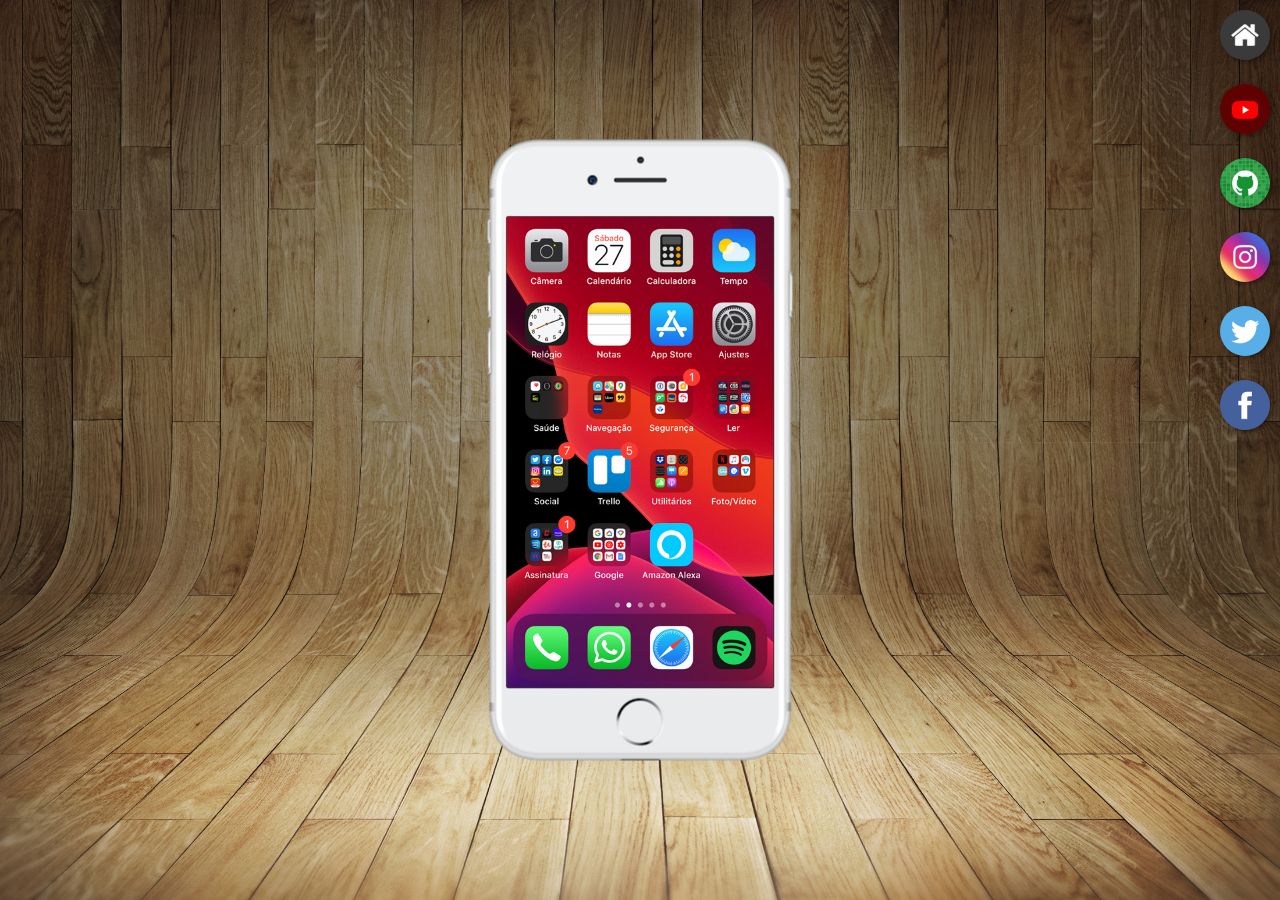
<file: index.html>
<!DOCTYPE html>
<html lang="pt-br">
<head>
    <meta charset="UTF-8">
    <meta name="viewport" content="width=device-width, initial-scale=1.0">
    <title>Projeto Redes Sociais</title>
    <link rel="shortcut icon" href="imagens/favicon.ico" type="image/x-icon">
    <link rel="stylesheet" href="estilos/style.css">

</head>
<body>
    <main>
        <section id="telefone">
            <iframe src="paginas/home.html" frameborder="0" name="tela" id="tela">
                Seu navegador nao é compatível com isso.
            </iframe>
        </section>
        <section id="redes-sociais">
            <a href="paginas/home.html" target="tela"><img src="imagens/logo-home.jpg" alt="Home"></a><br>
            <a href="paginas/youtube.html" target="tela"><img src="imagens/logo-youtube.jpg" alt="YouTube"></a><br>
            <a href="paginas/github.html" target="tela"><img src="imagens/logo-github.jpg" alt="GitHub"></a><br>
            <a href="paginas/instagram.html" target="tela"><img src="imagens/logo-instagram.jpg" alt="Instagram"></a><br>
            <a href="paginas/twiter.html" target="tela"><img src="imagens/logo-twitter.jpg" alt="Twitter"></a><br>
            <a href="paginas/facebook.html" target="tela"><img src="imagens/logo-facebook.jpg" alt="Facebook"></a>

        </section>
    </main>
</body>
</html>
</file>
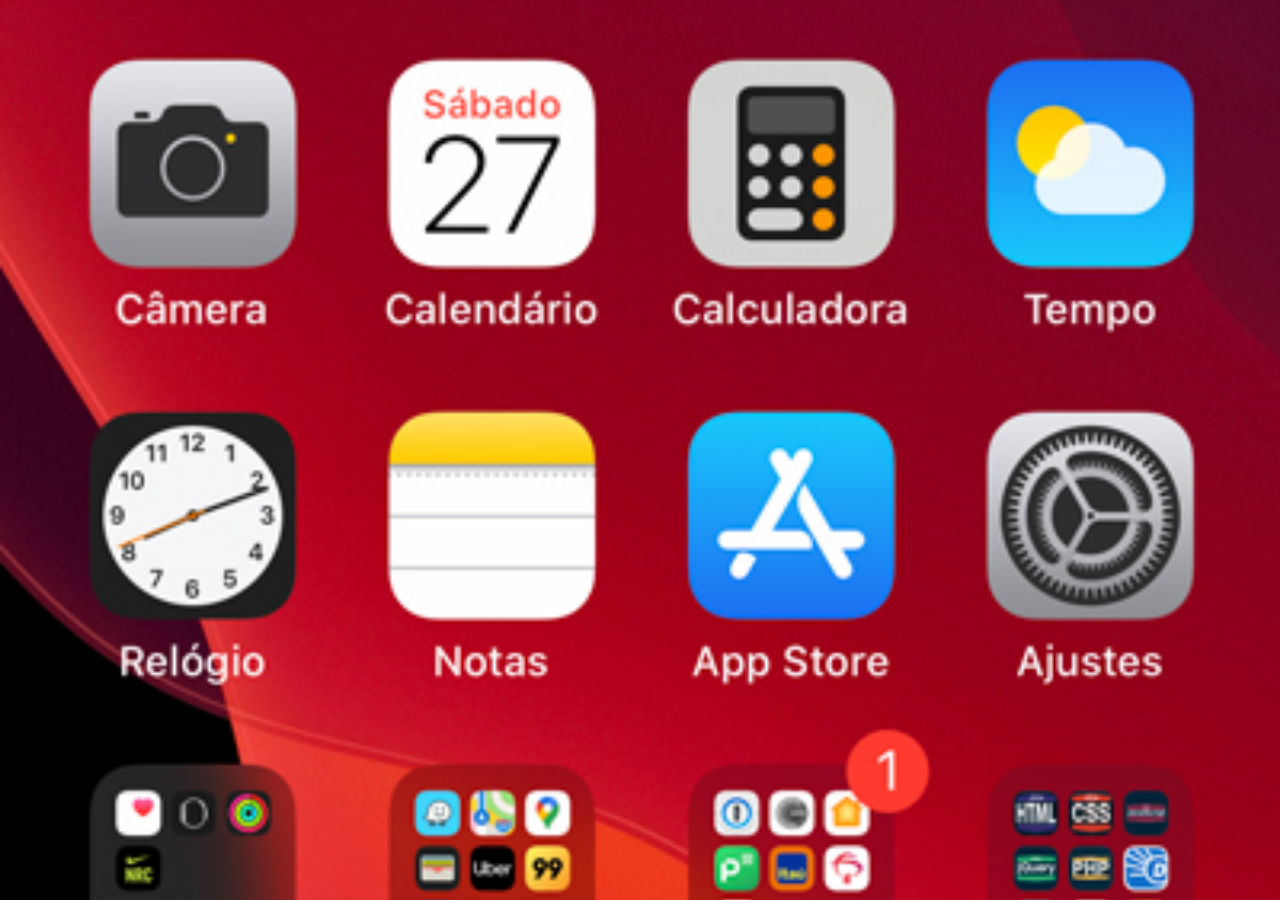
<file: home.html>
<!DOCTYPE html>
<html lang="pt-br">
<head>
    <meta charset="UTF-8">
    <meta name="viewport" content="width=device-width, initial-scale=1.0">
    <title>Home</title>
</head>
<style>
    * {
        margin: 0px;
        padding: 0px;
    }

    body {
        width: 100vw;
        height: 100vh;

        background: black url('imagens/tela-home.jpg') no-repeat top center;
        background-size: cover;
    }
</style>
<body>
    
</body>
</html>
</file>
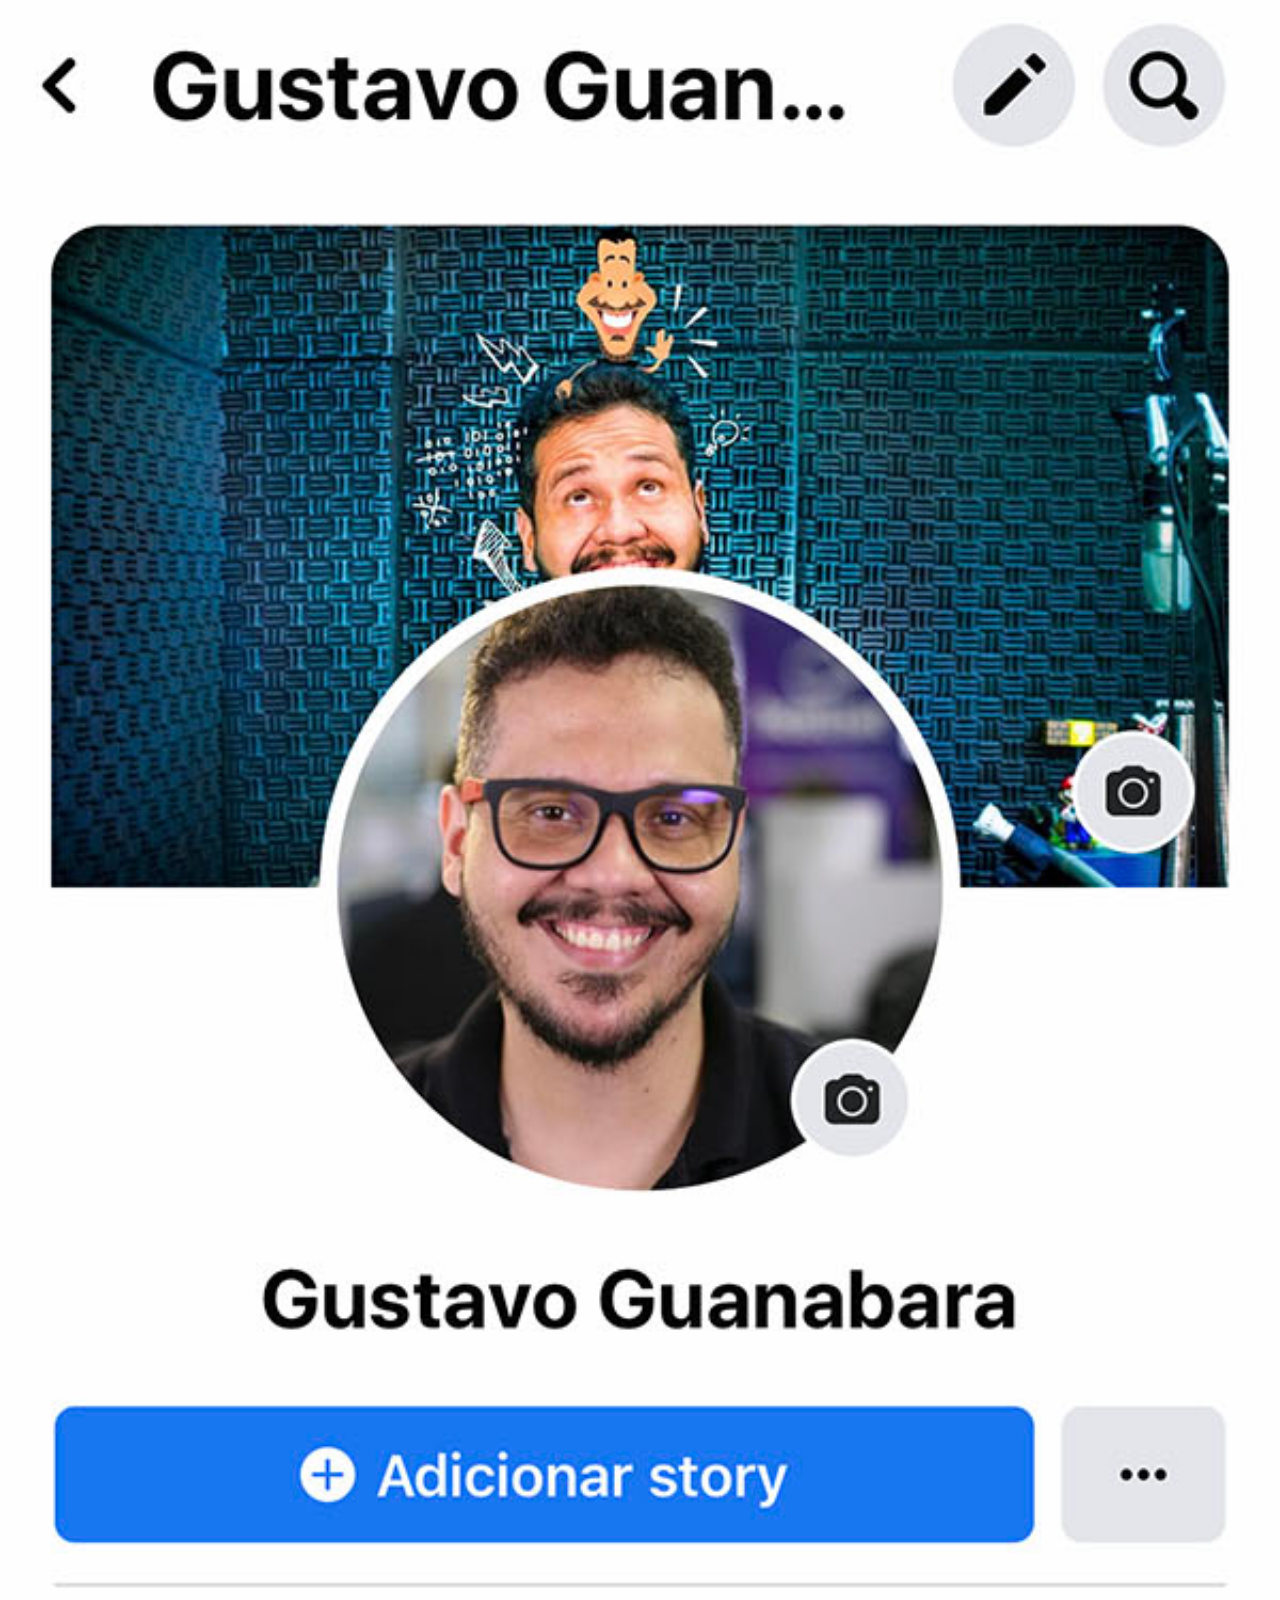
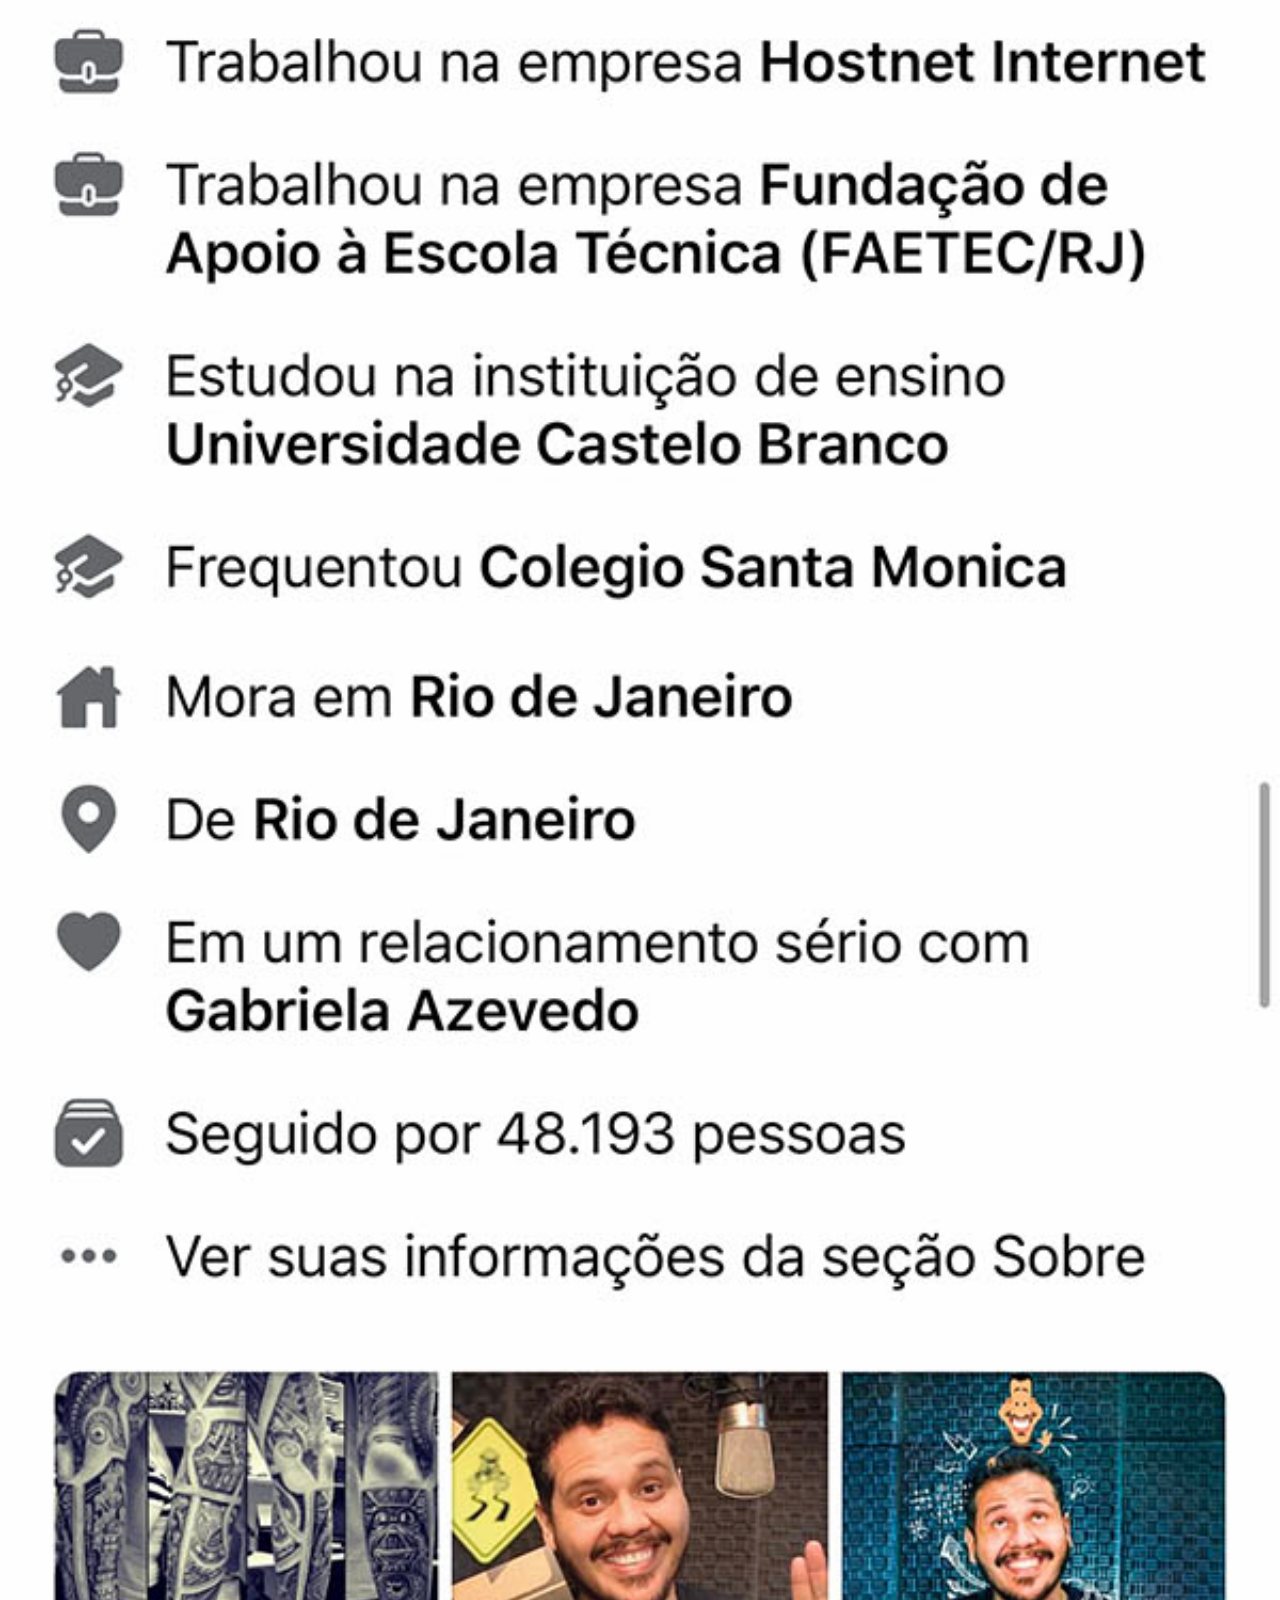
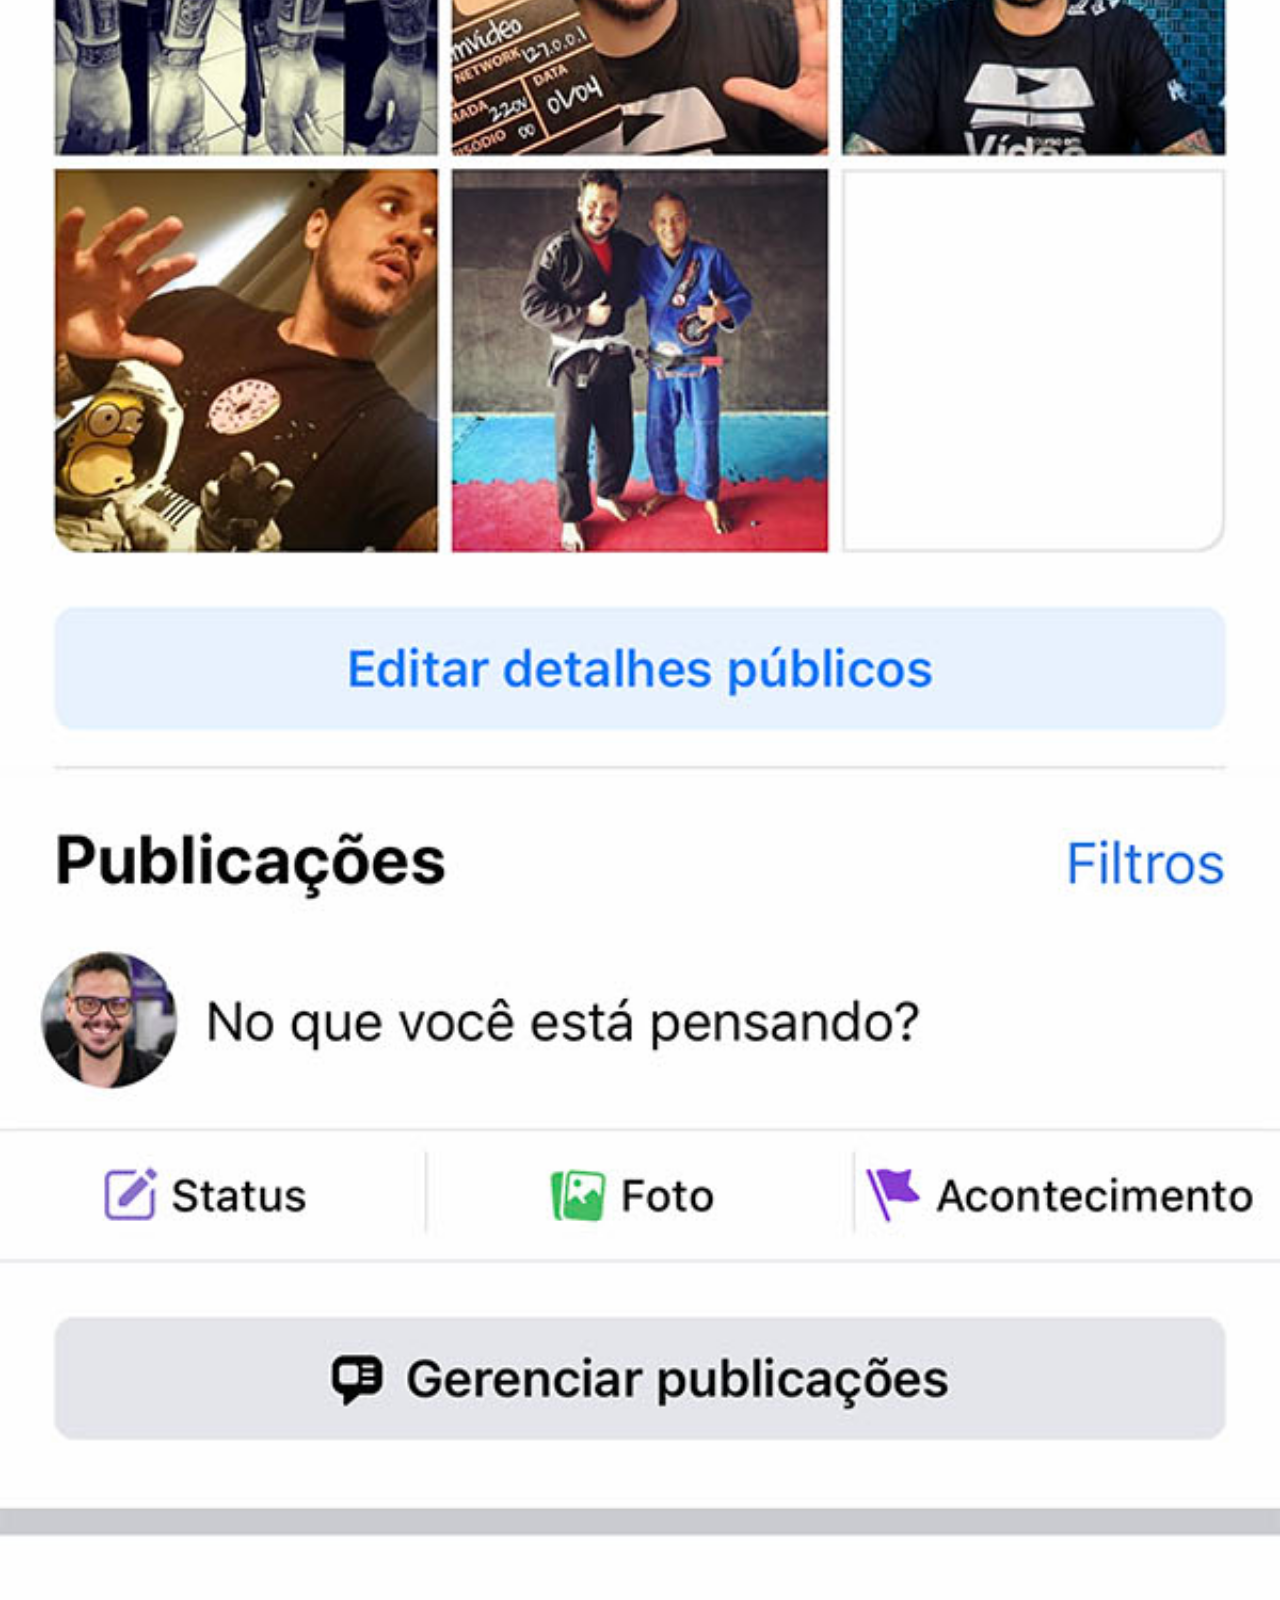
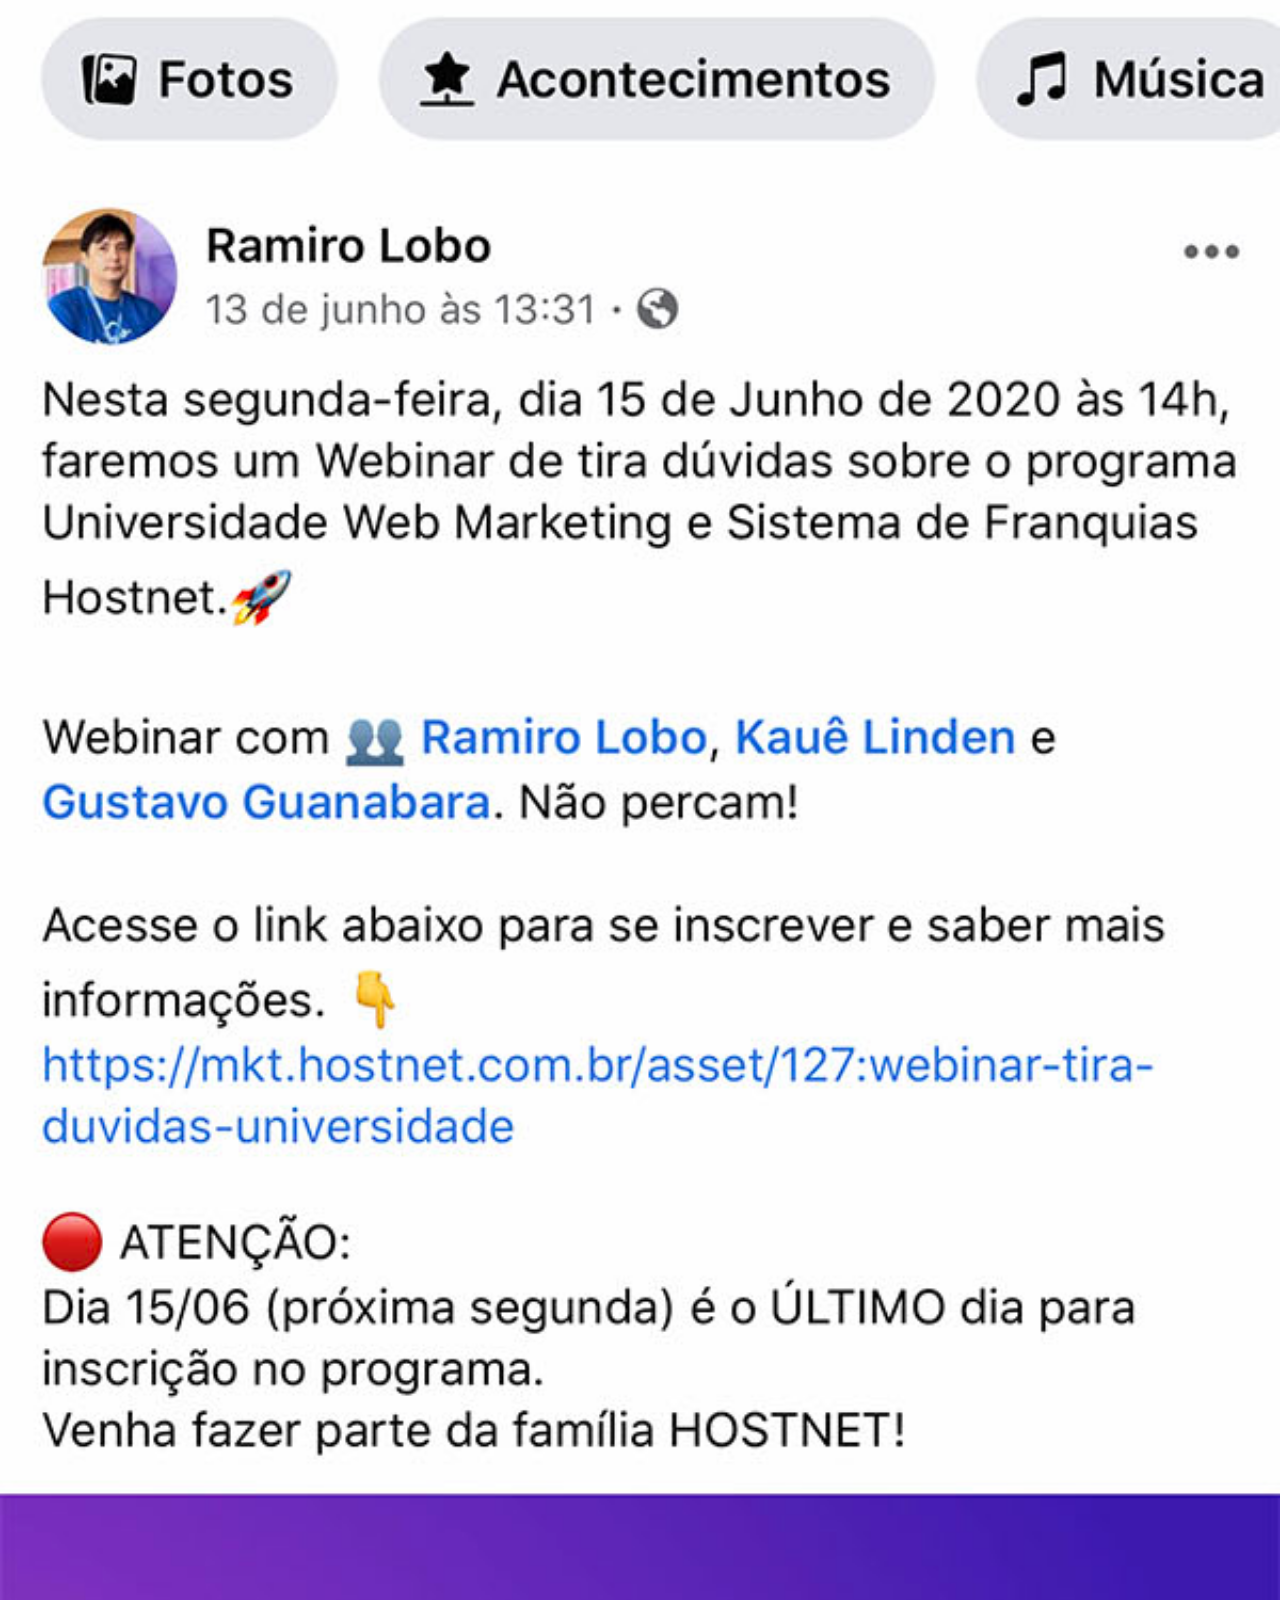
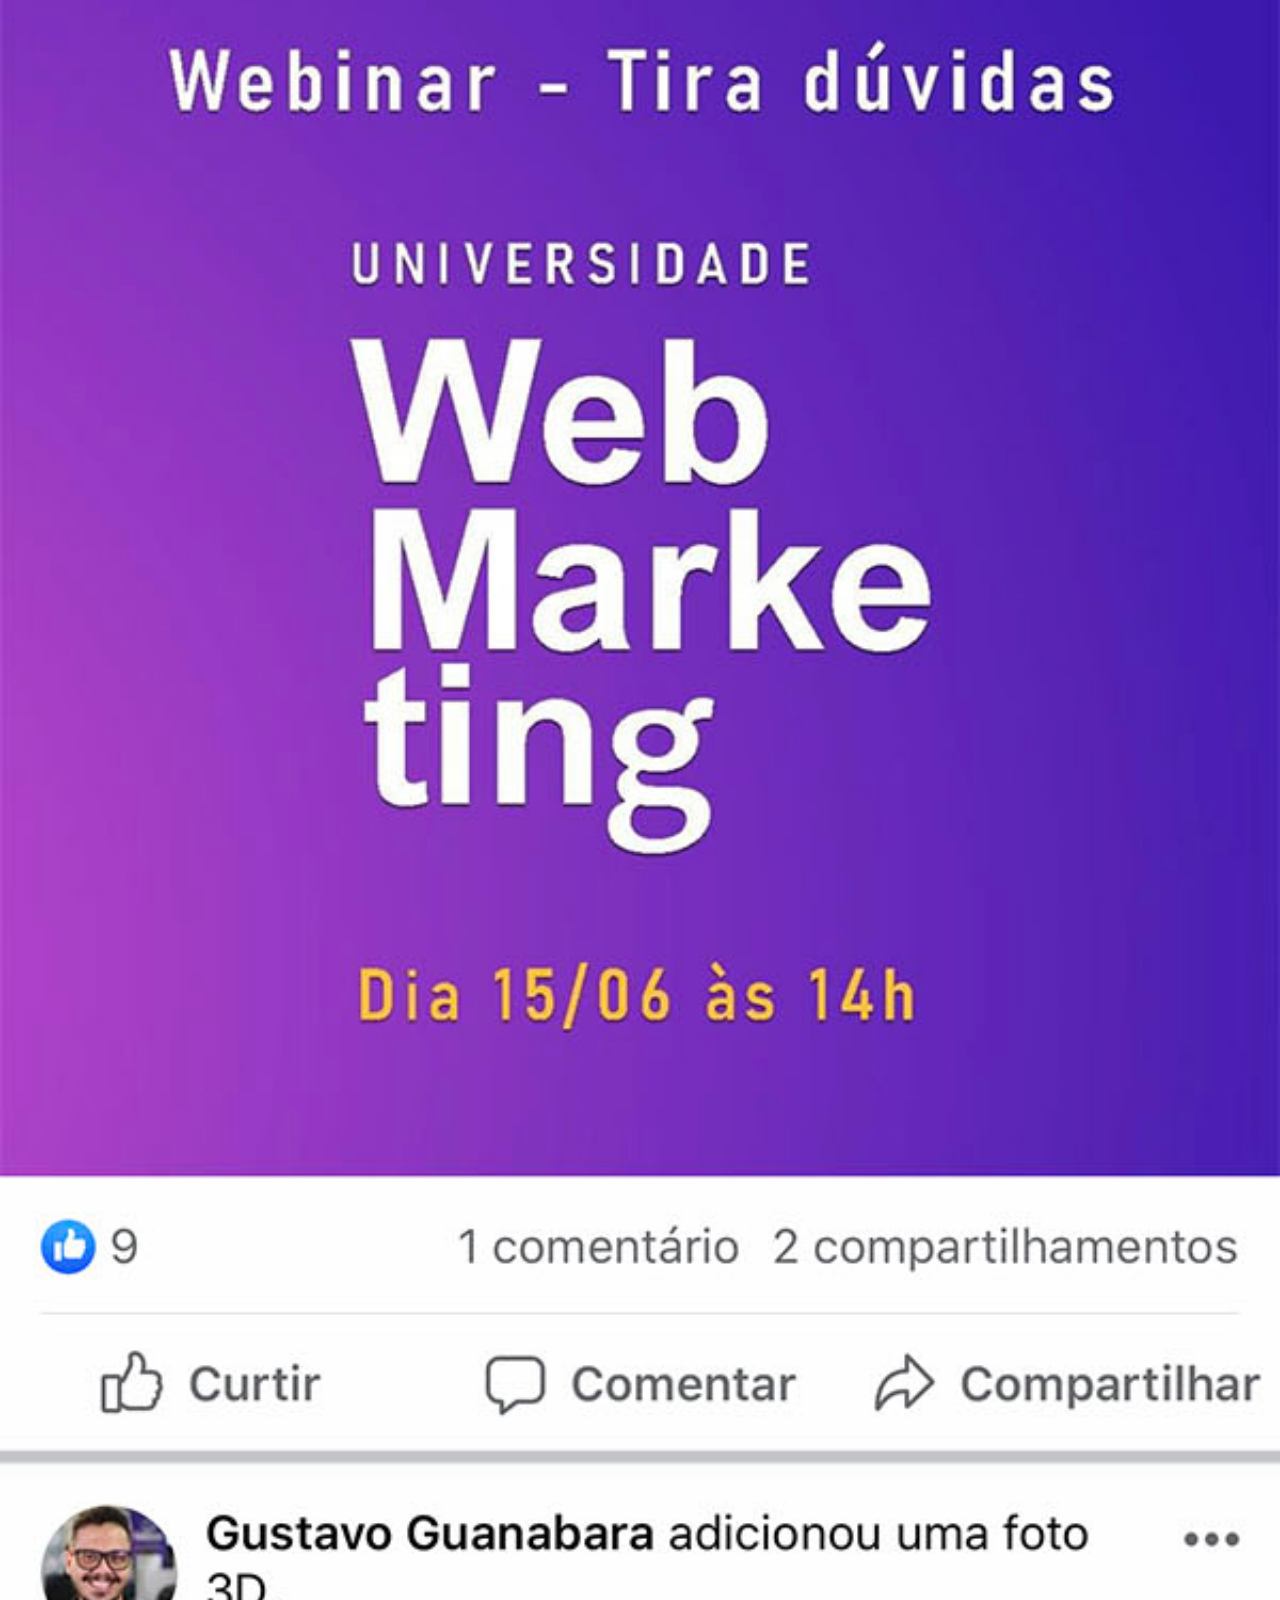
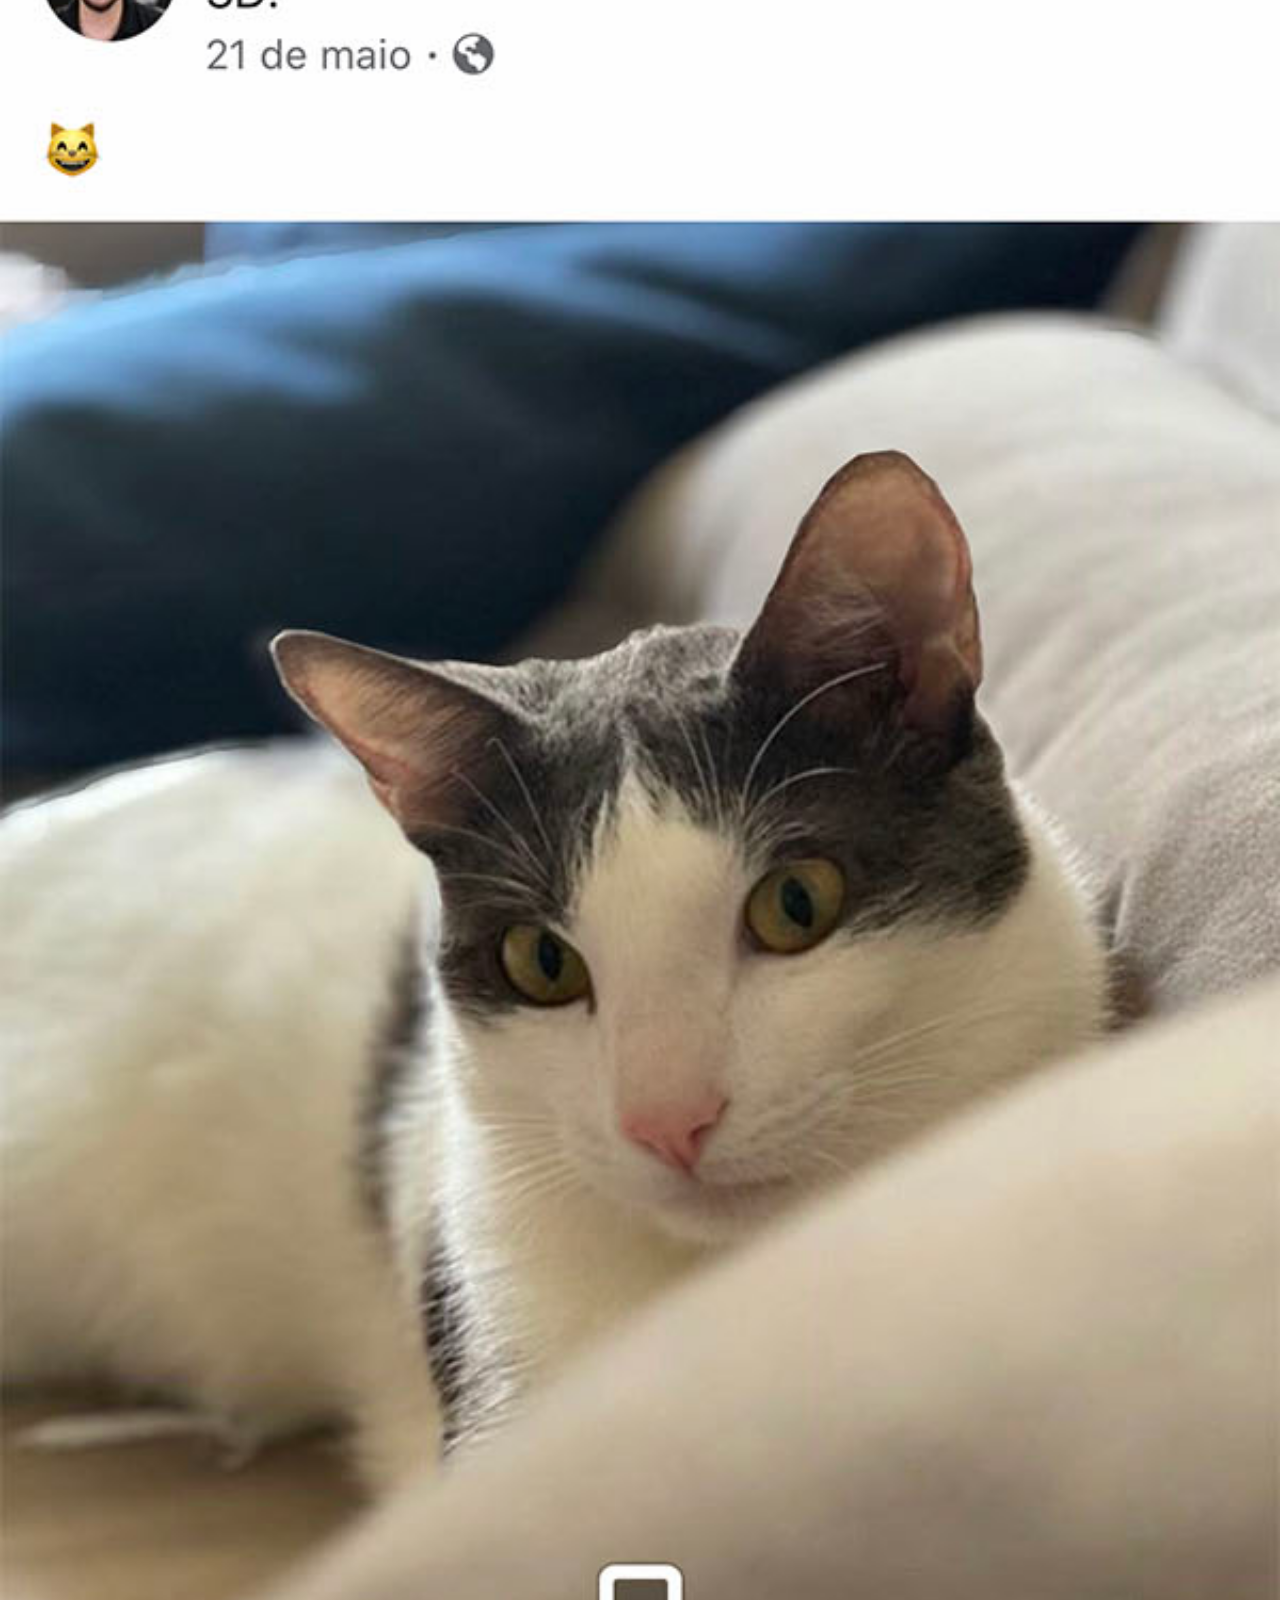
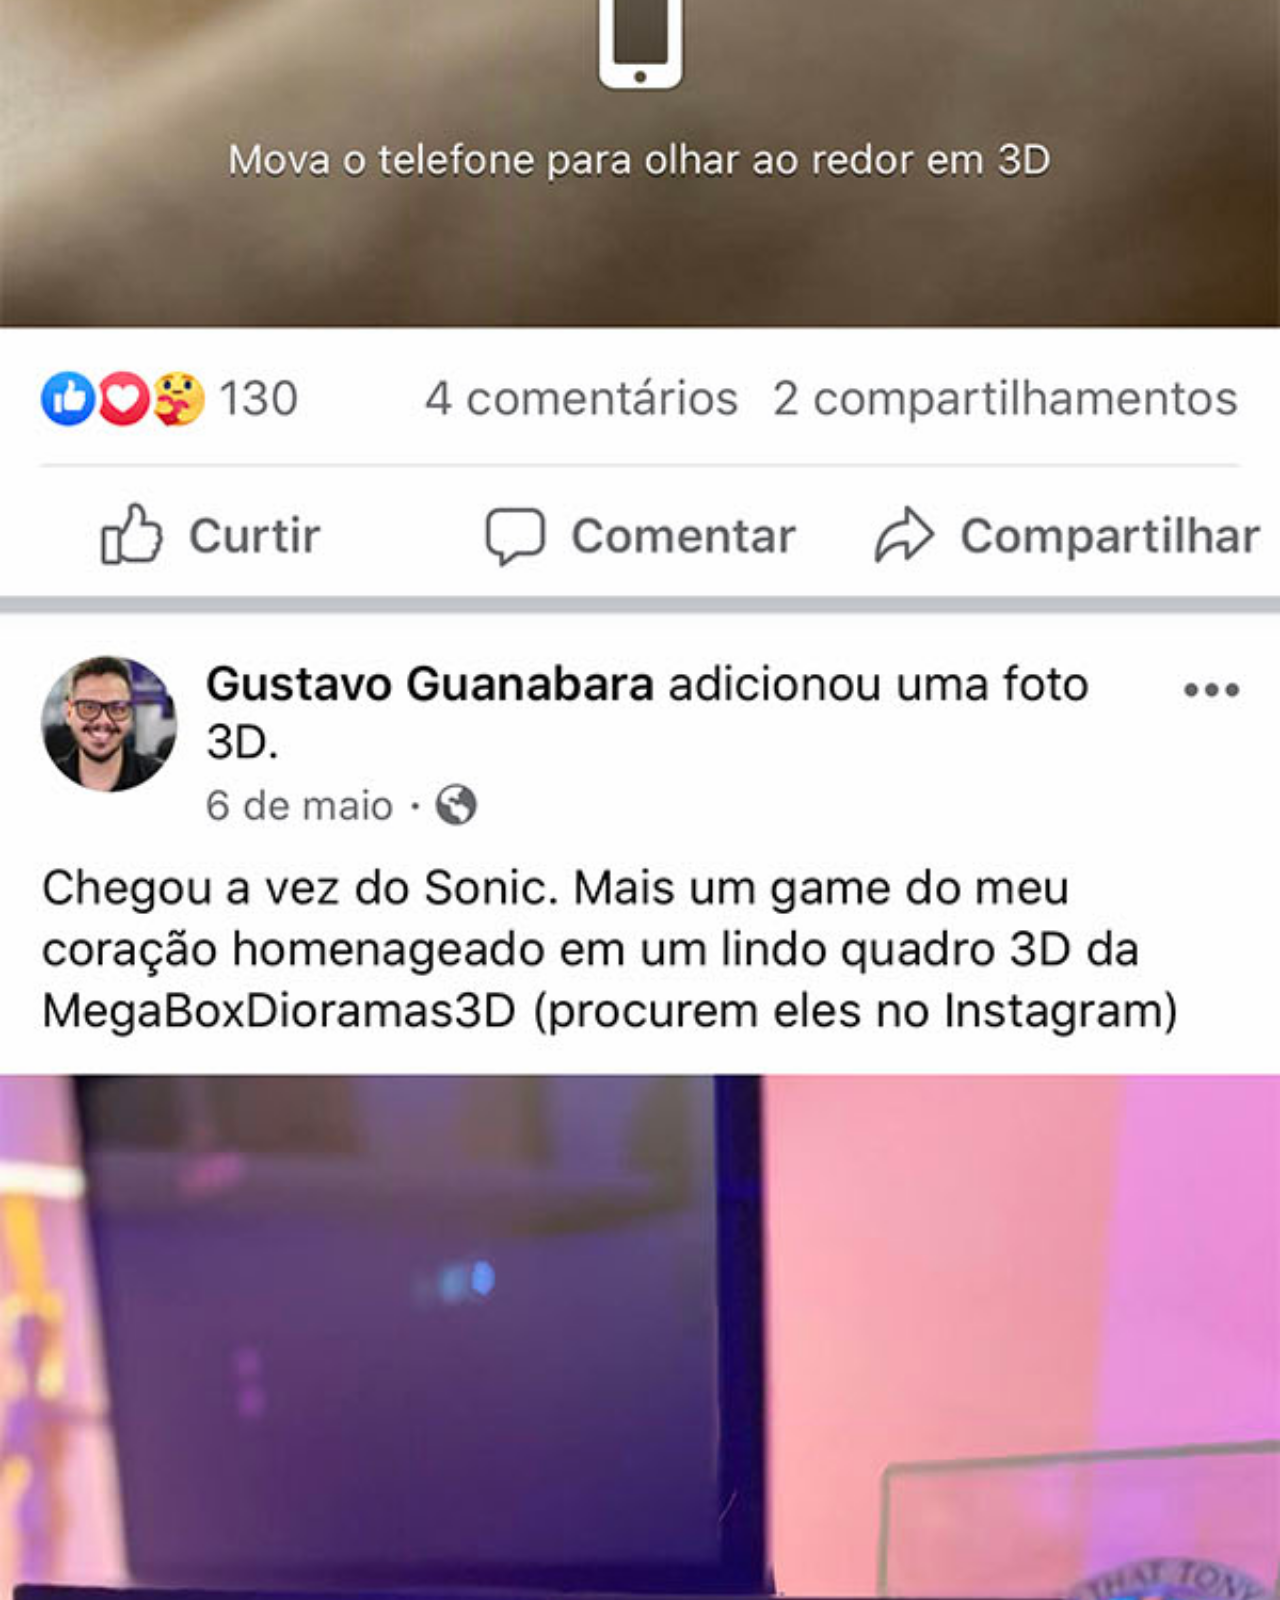
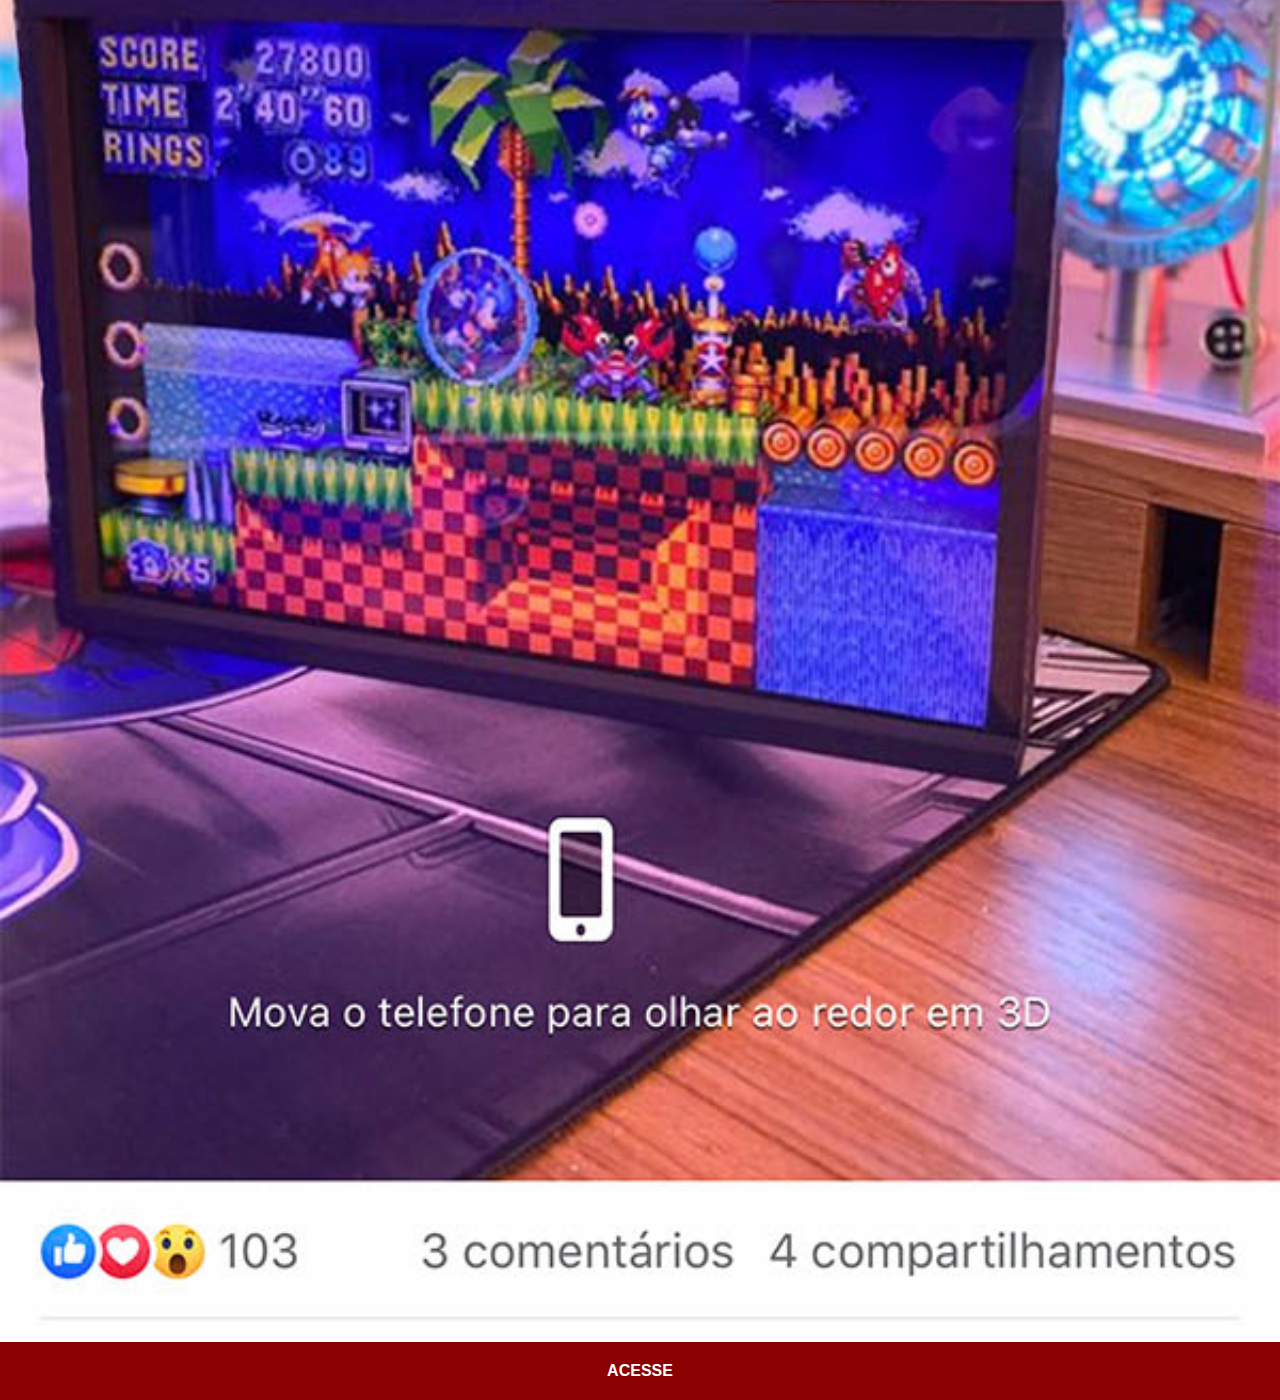
<file: paginas/facebook.html>
<!DOCTYPE html>
<html lang="pt-br">
<head>
    <meta charset="UTF-8">
    <meta name="viewport" content="width=device-width, initial-scale=1.0">
    <title>Facebook</title>
    <link rel="stylesheet" href="../estilos/social.css">
</head>
<body>
    <img src="../imagens/tela-facebook.jpg" alt="Facebook">
    <a href="https://www.facebook.com/" target="_blank">ACESSE</a>
</body>
</html>
</file>
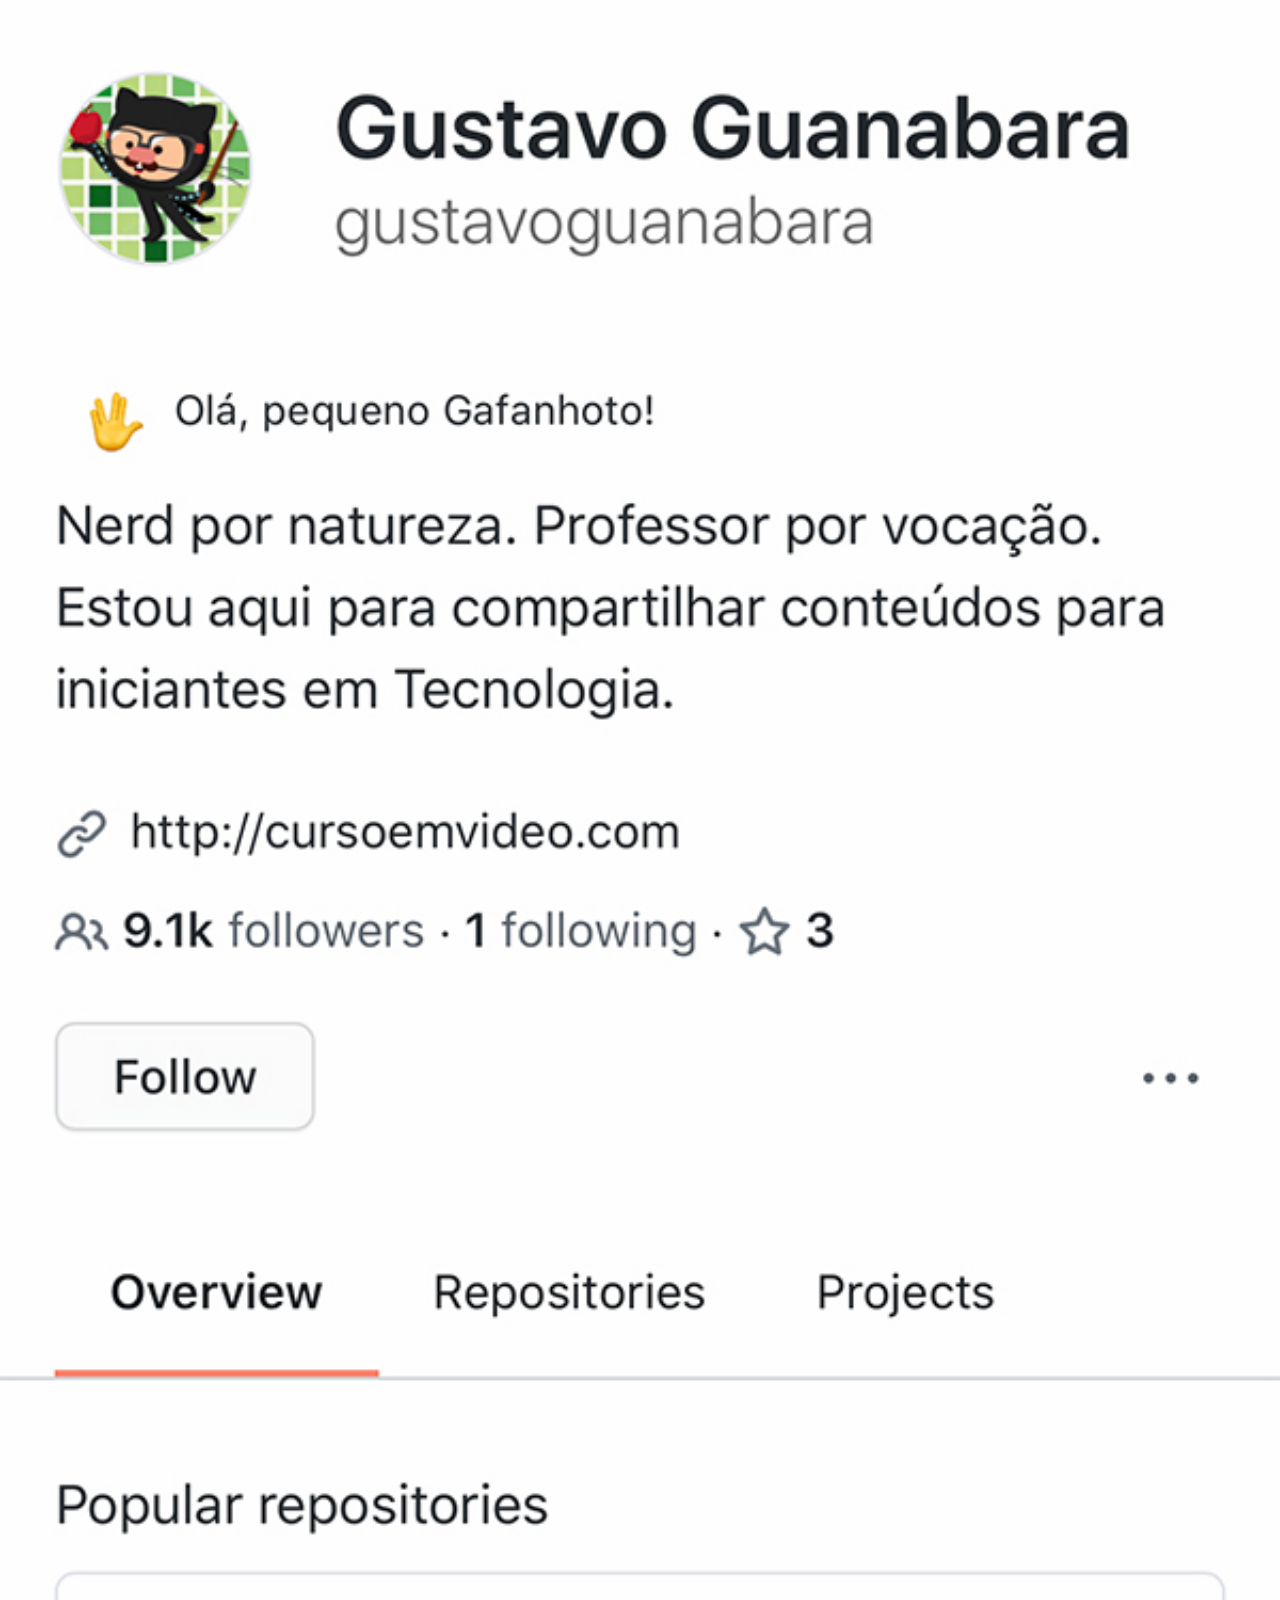
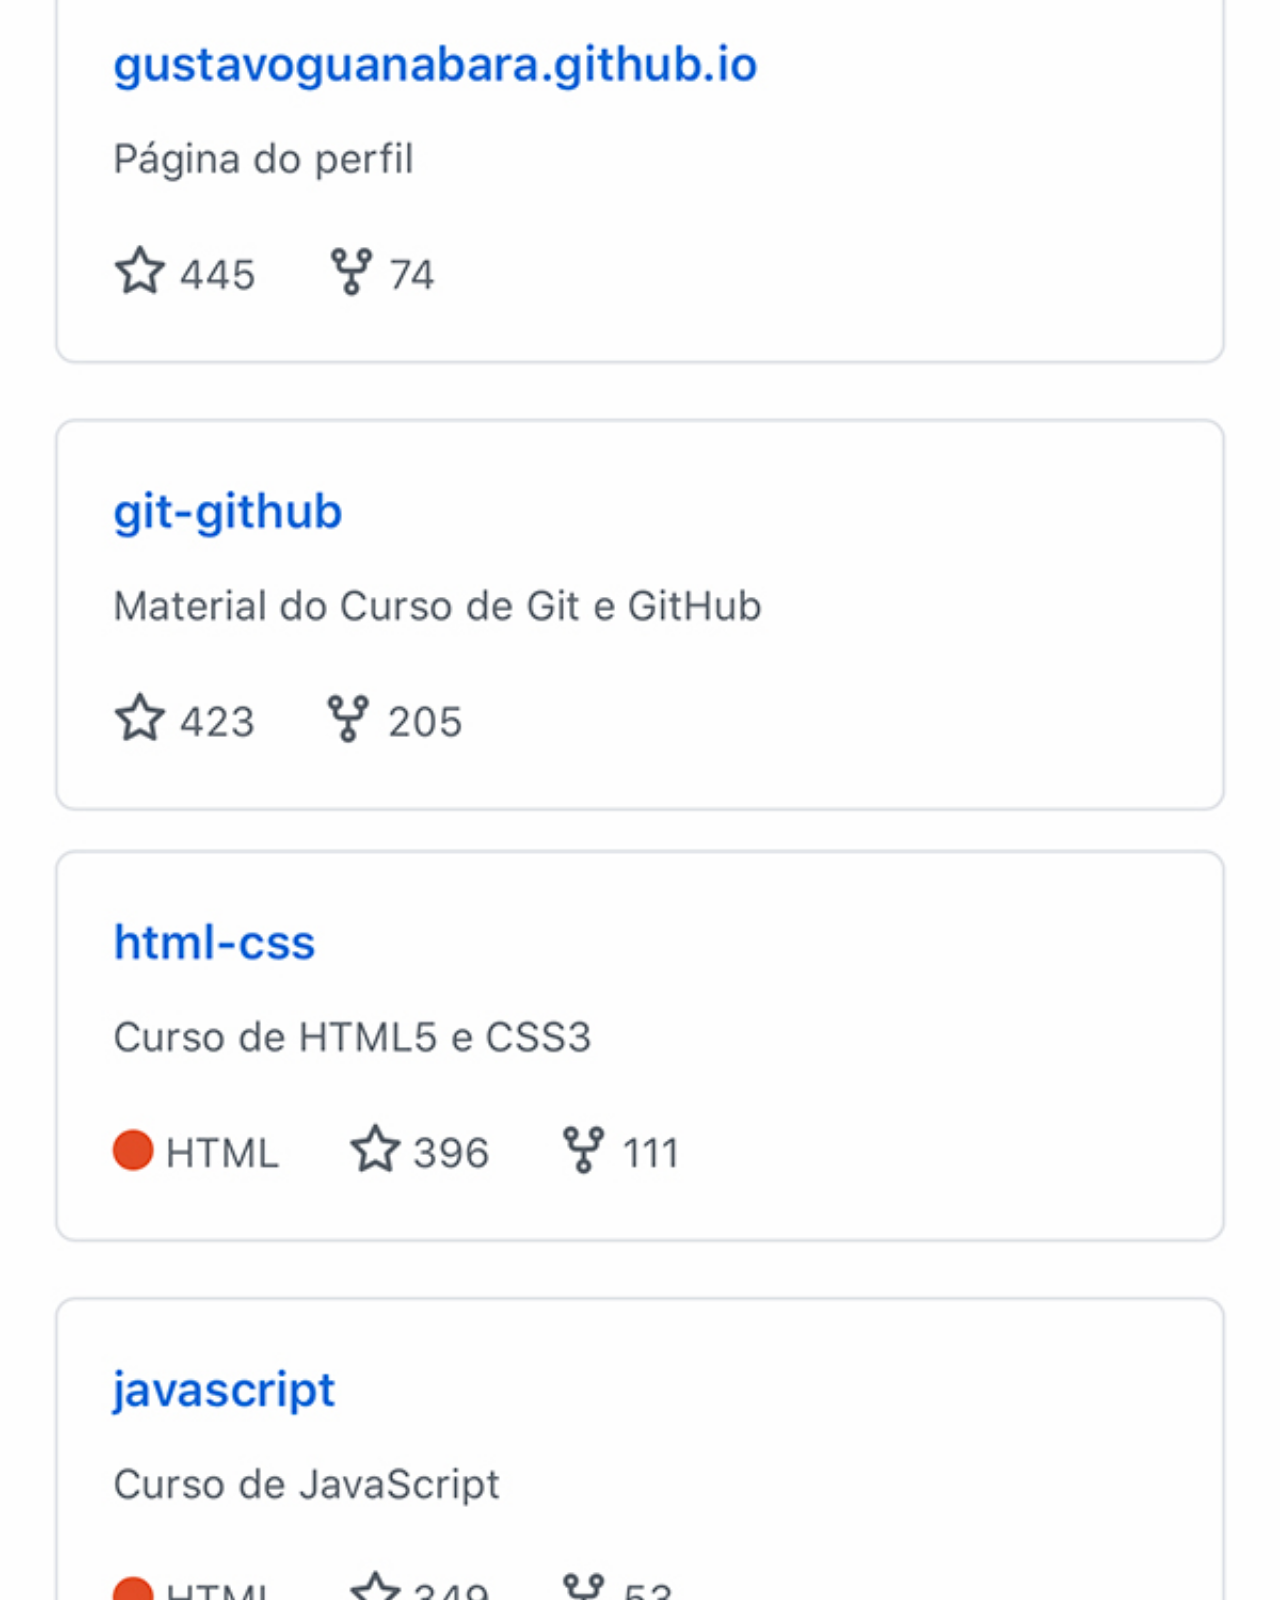
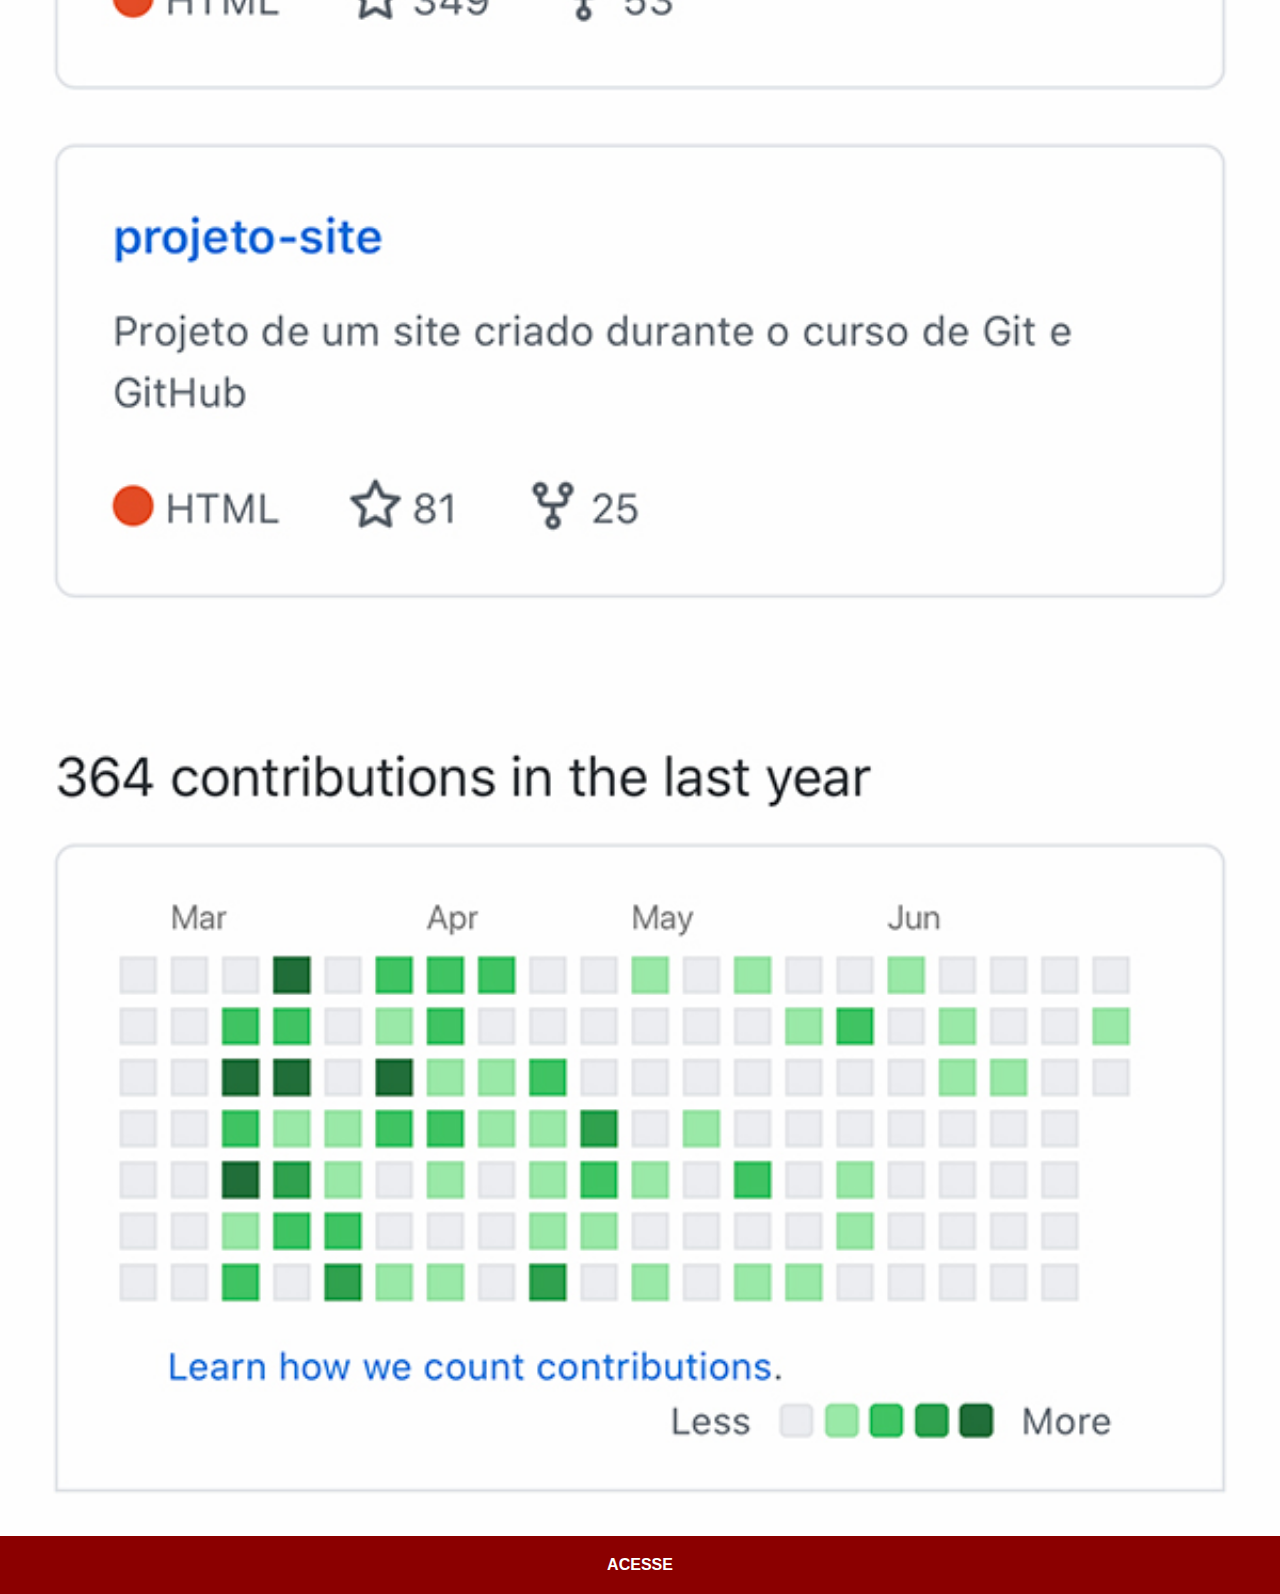
<file: paginas/github.html>
<!DOCTYPE html>
<html lang="pt-br">
<head>
    <meta charset="UTF-8">
    <meta name="viewport" content="width=device-width, initial-scale=1.0">
    <title>GitHub</title>
    <link rel="stylesheet" href="../estilos/social.css">
</head>
<body>
    <img src="../imagens/tela-github.jpg" alt="GitHub">
    <a href="https://github.com/Bmicaell" target="_blank">ACESSE</a>
</body>
</html>
</file>
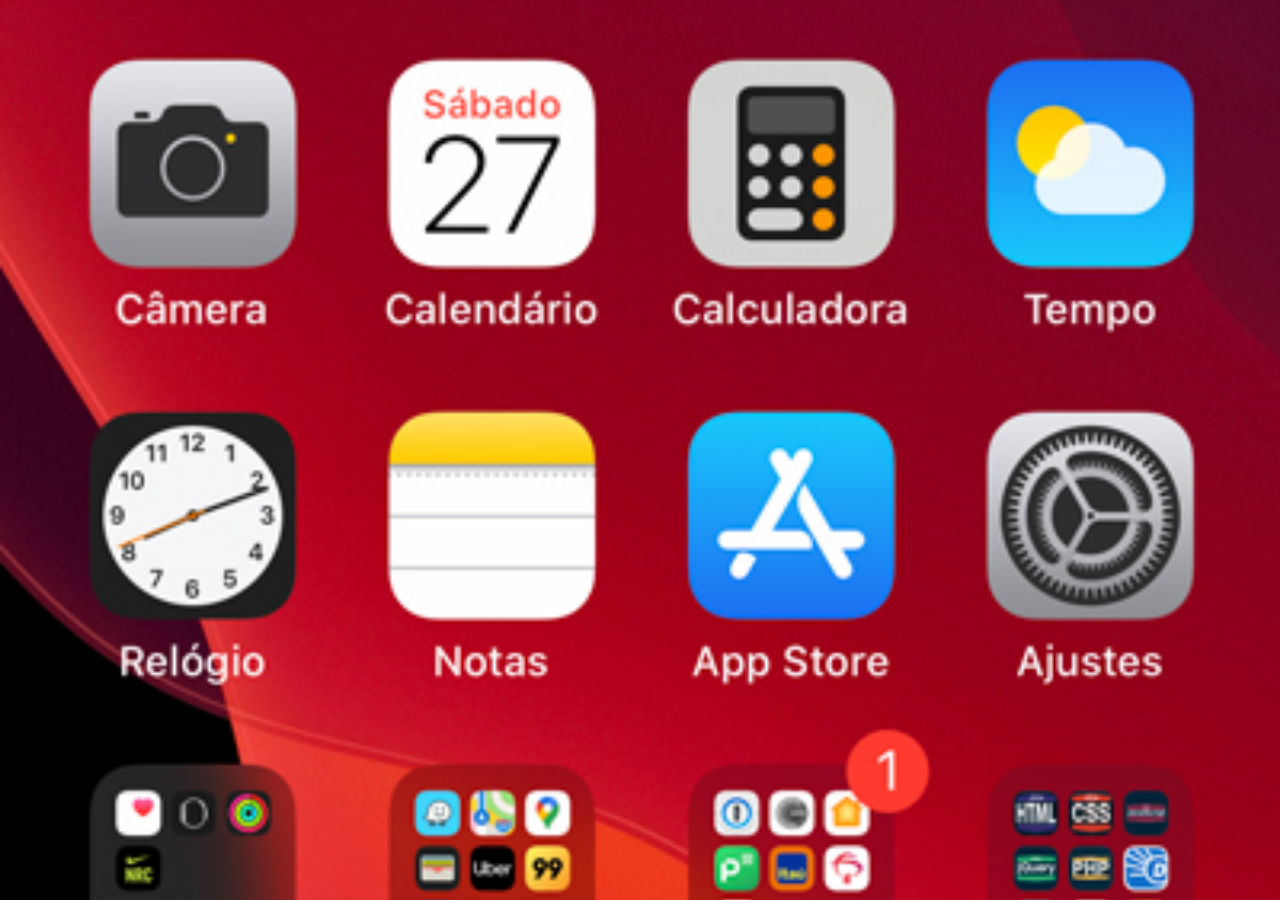
<file: paginas/home.html>
<!DOCTYPE html>
<html lang="pt-br">
<head>
    <meta charset="UTF-8">
    <meta name="viewport" content="width=device-width, initial-scale=1.0">
    <title>Home</title>
</head>
<style>
    * {
        margin: 0px;
        padding: 0px;
    }

    body {
        width: 100vw;
        height: 100vh;

        background: black url('../imagens/tela-home.jpg') no-repeat top center;
        background-size: cover;
    }
</style>
<body>
    
</body>
</html>
</file>
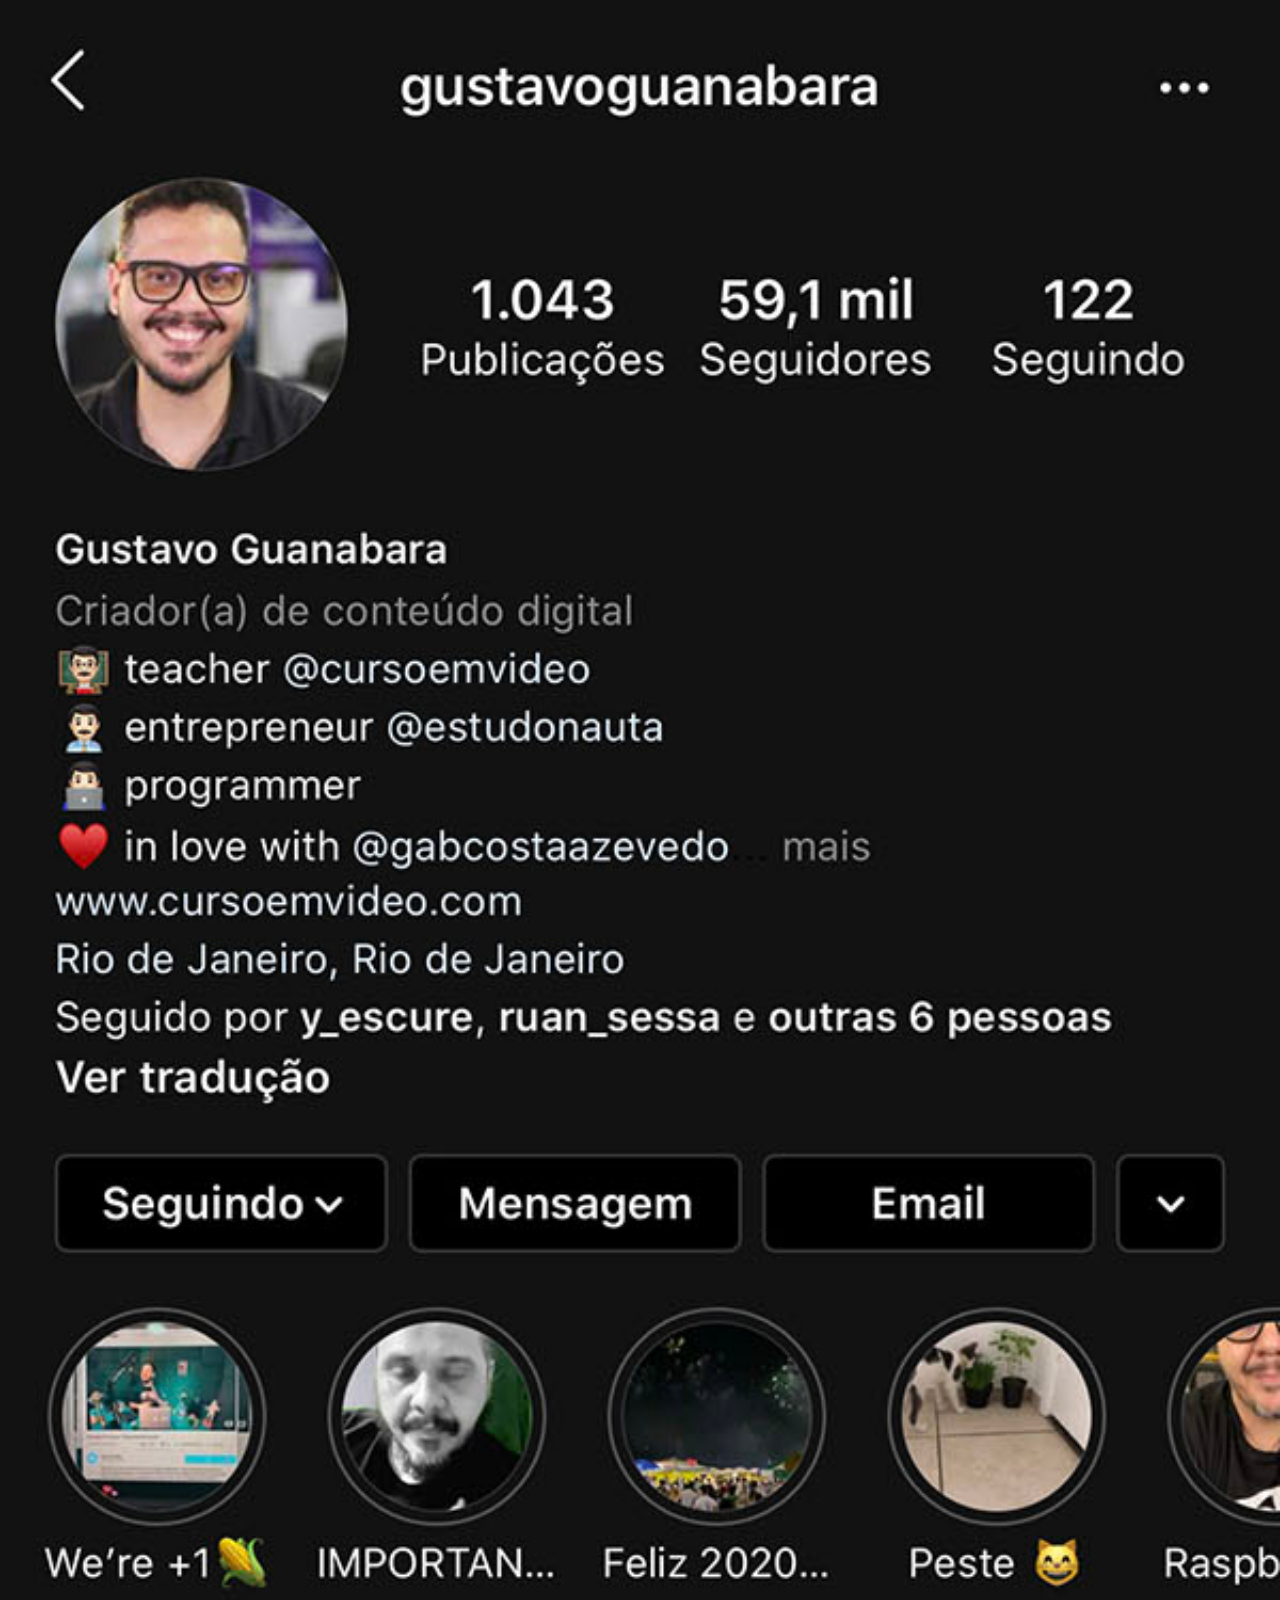
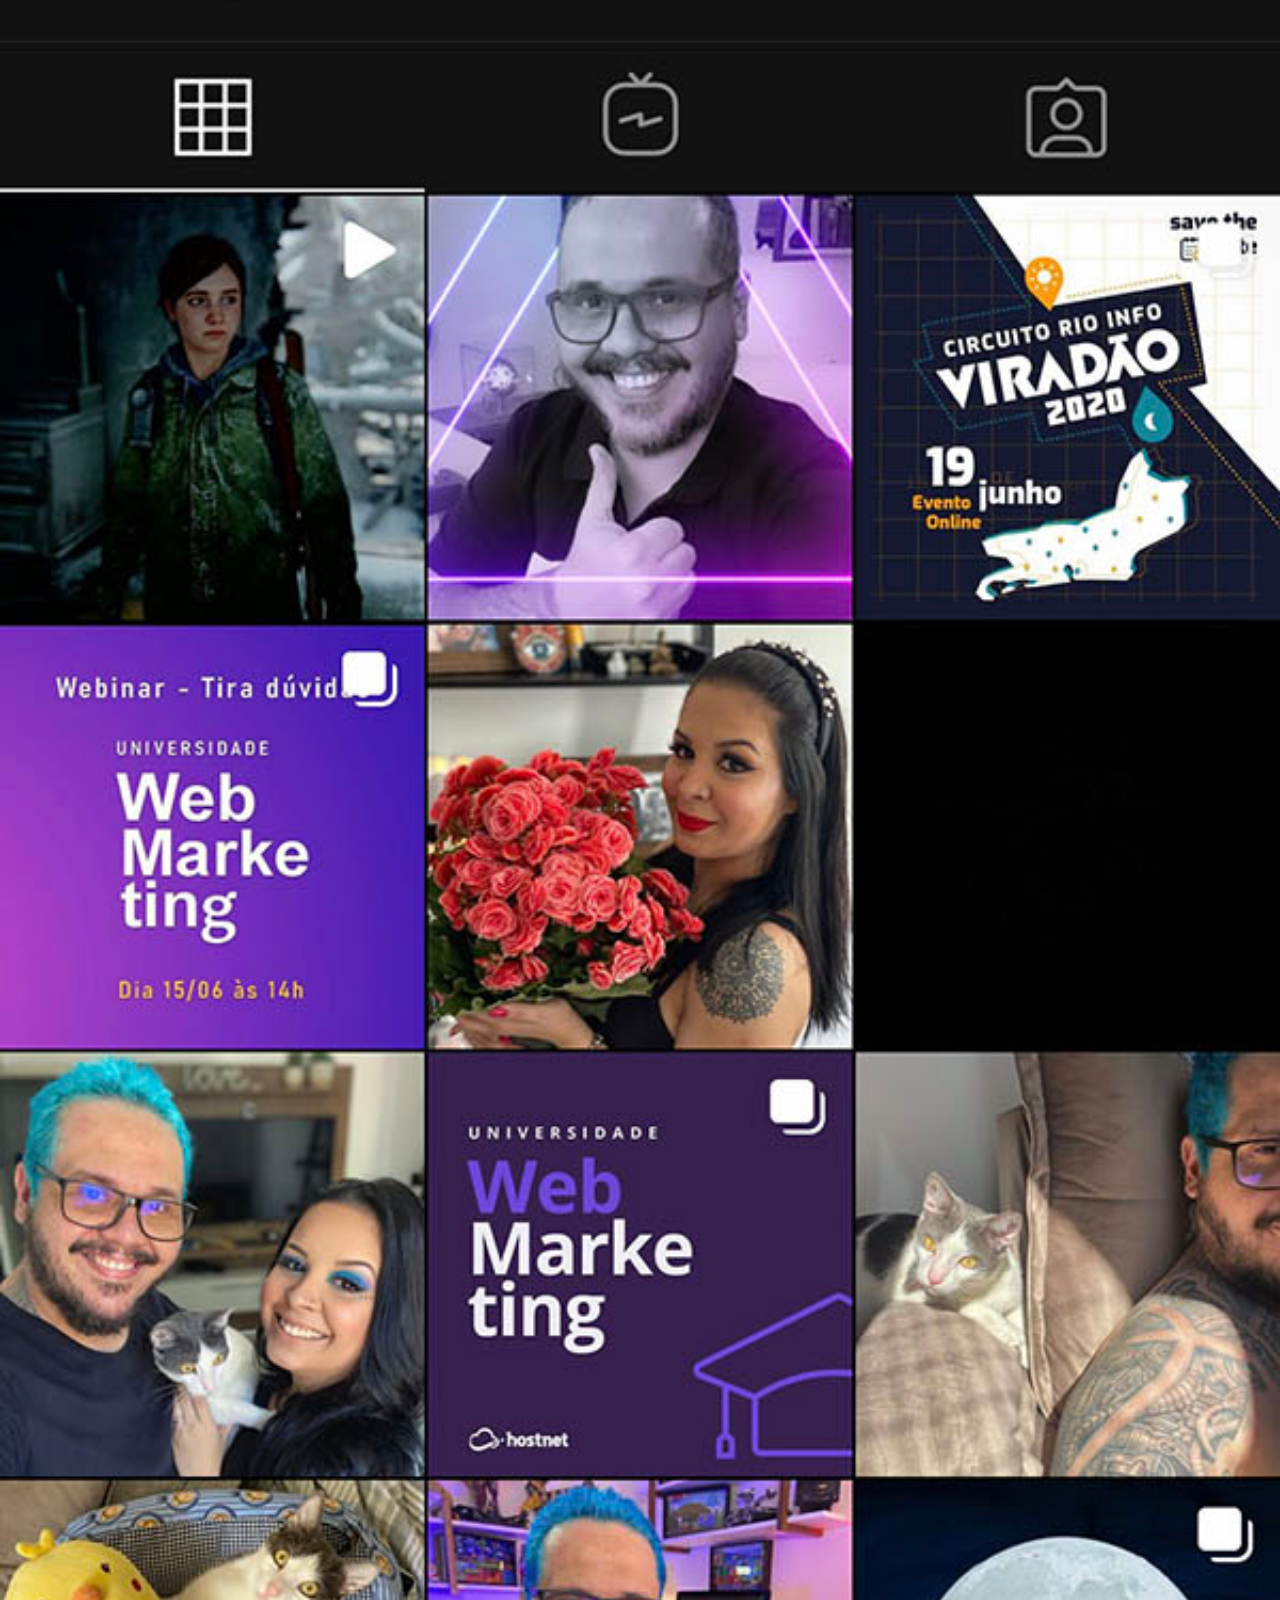
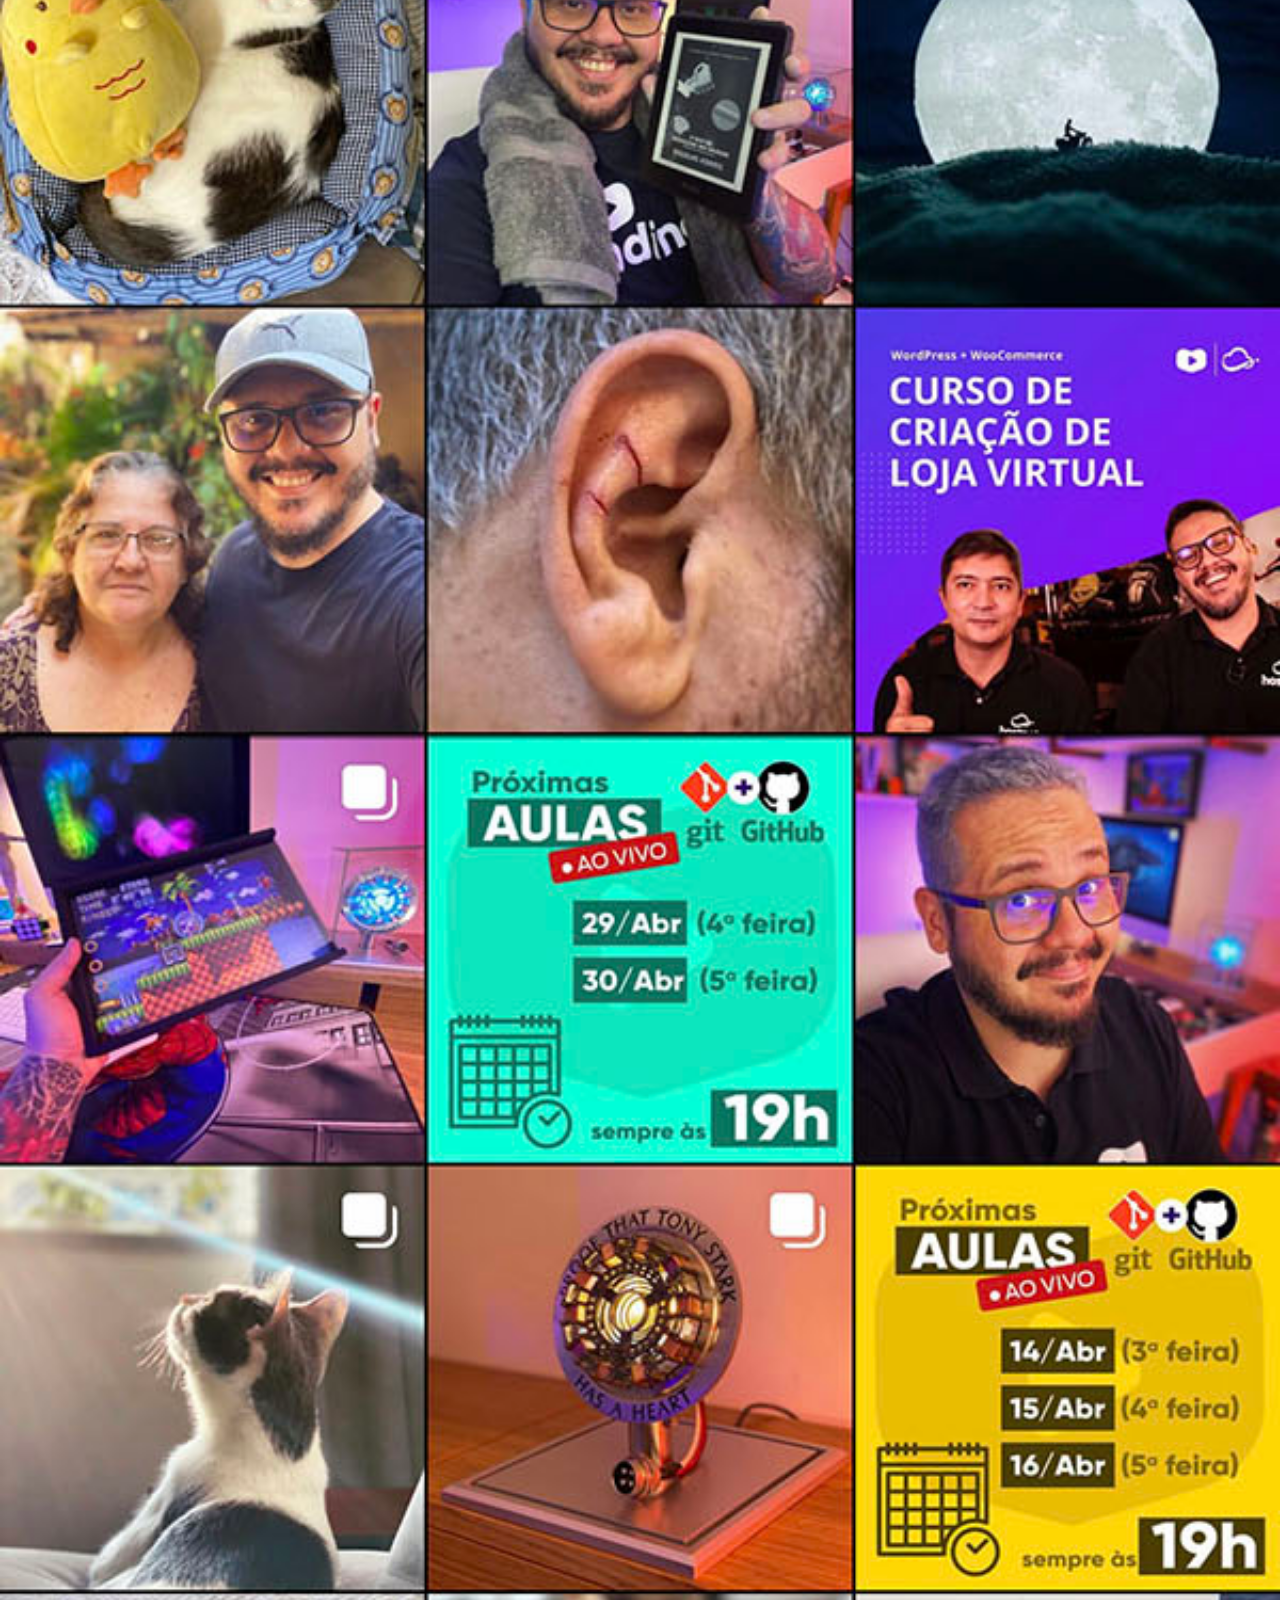
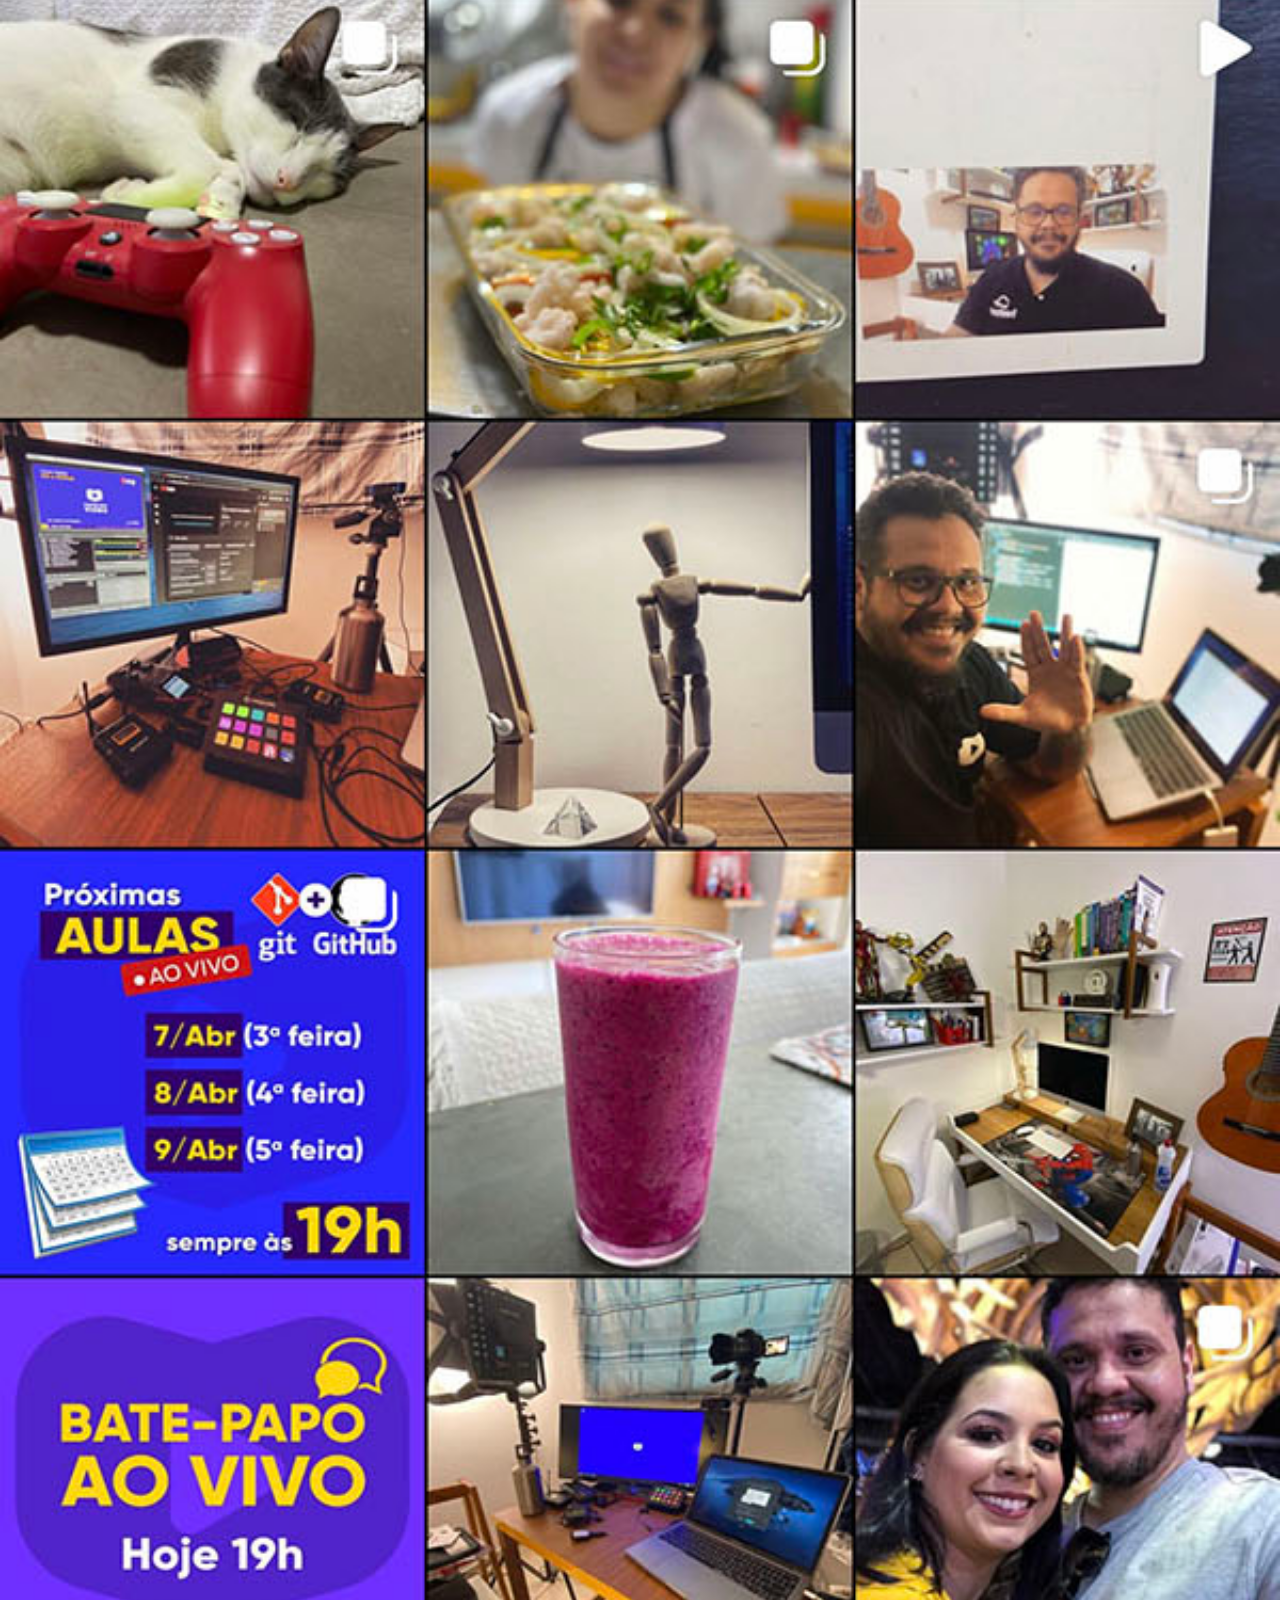
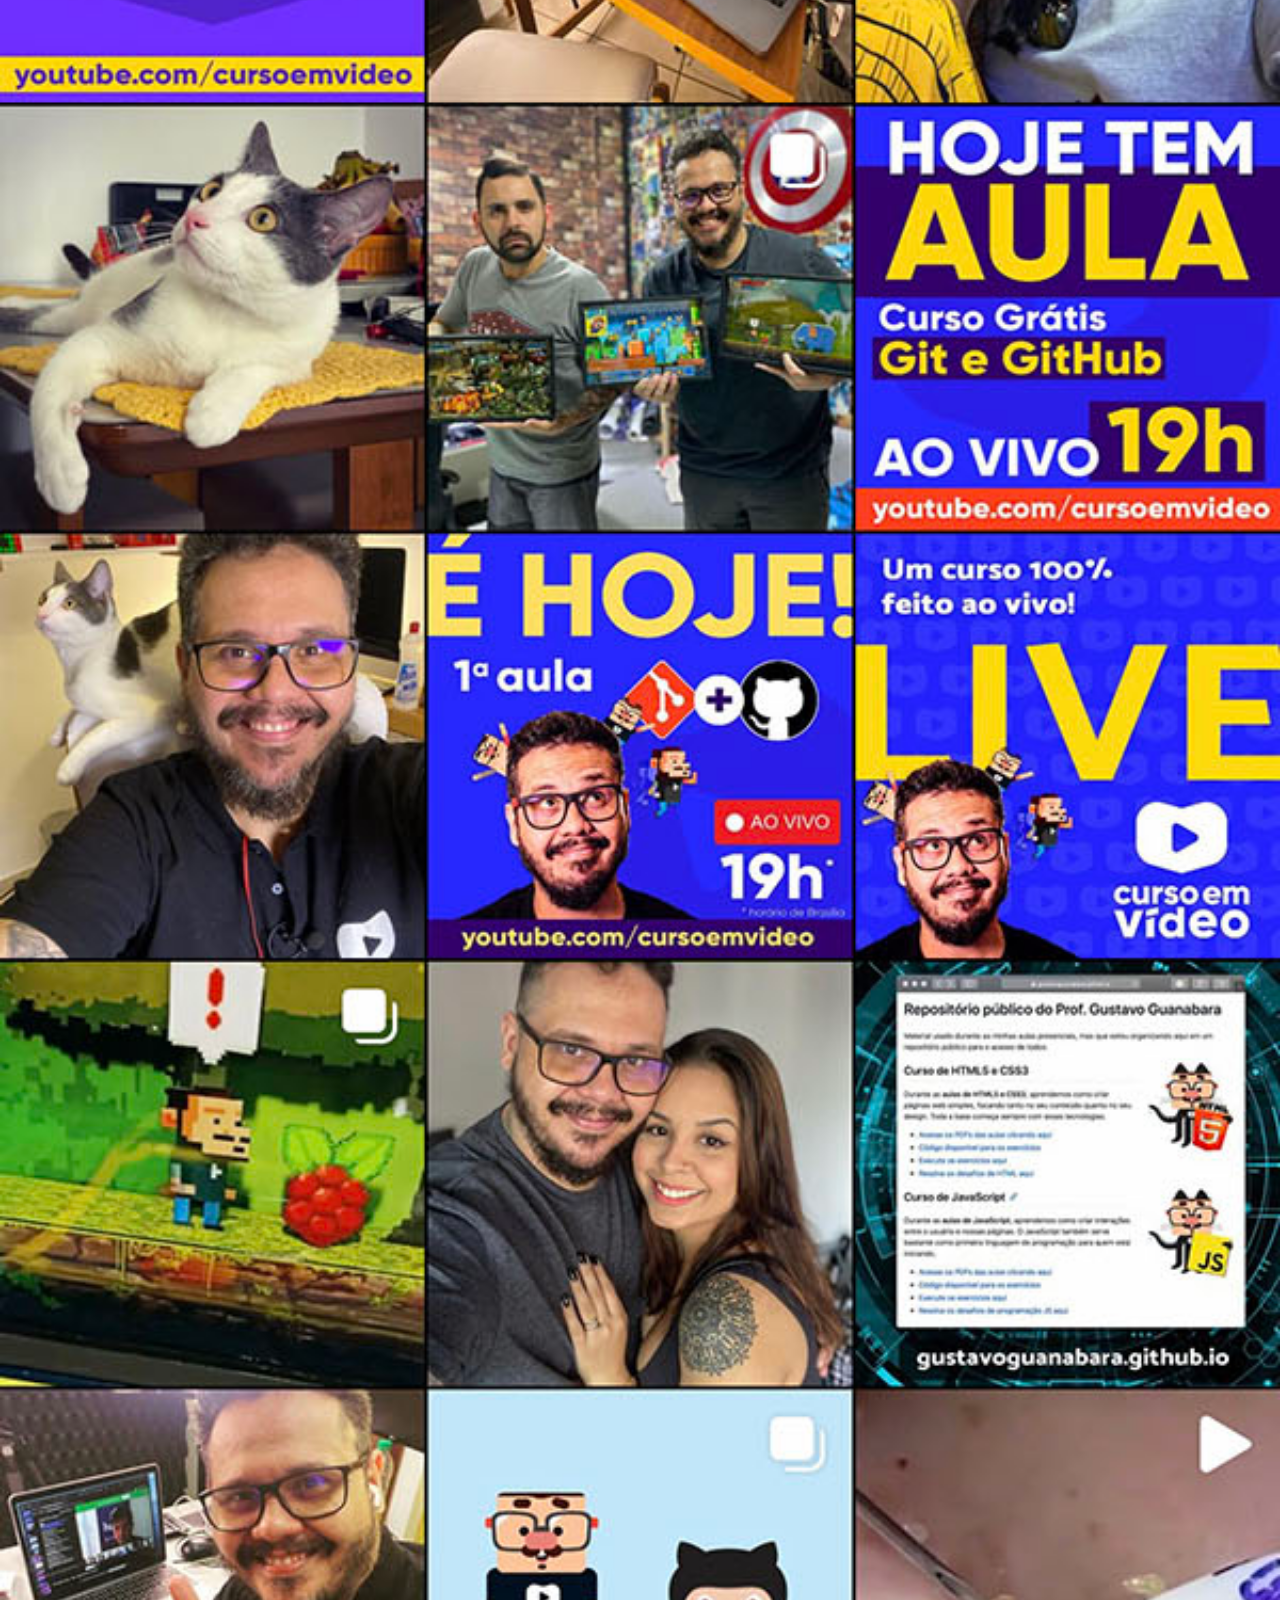
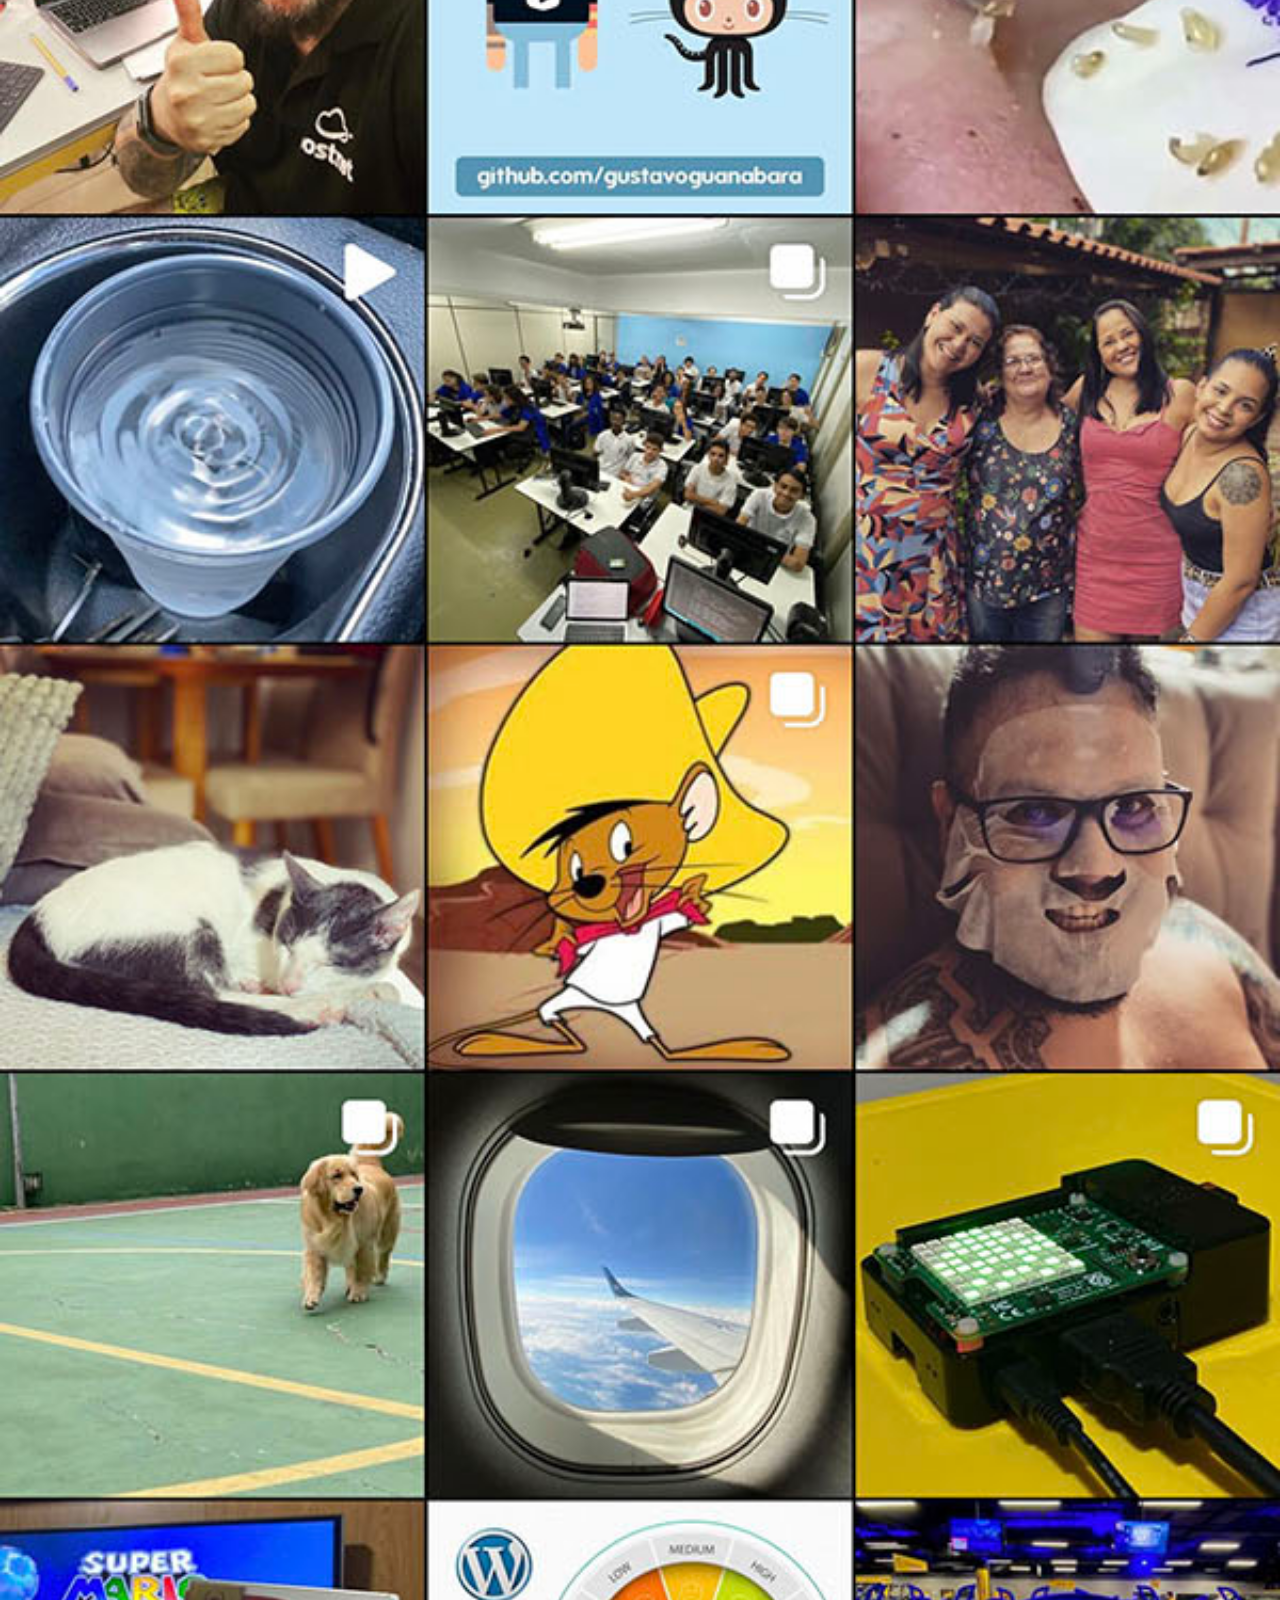
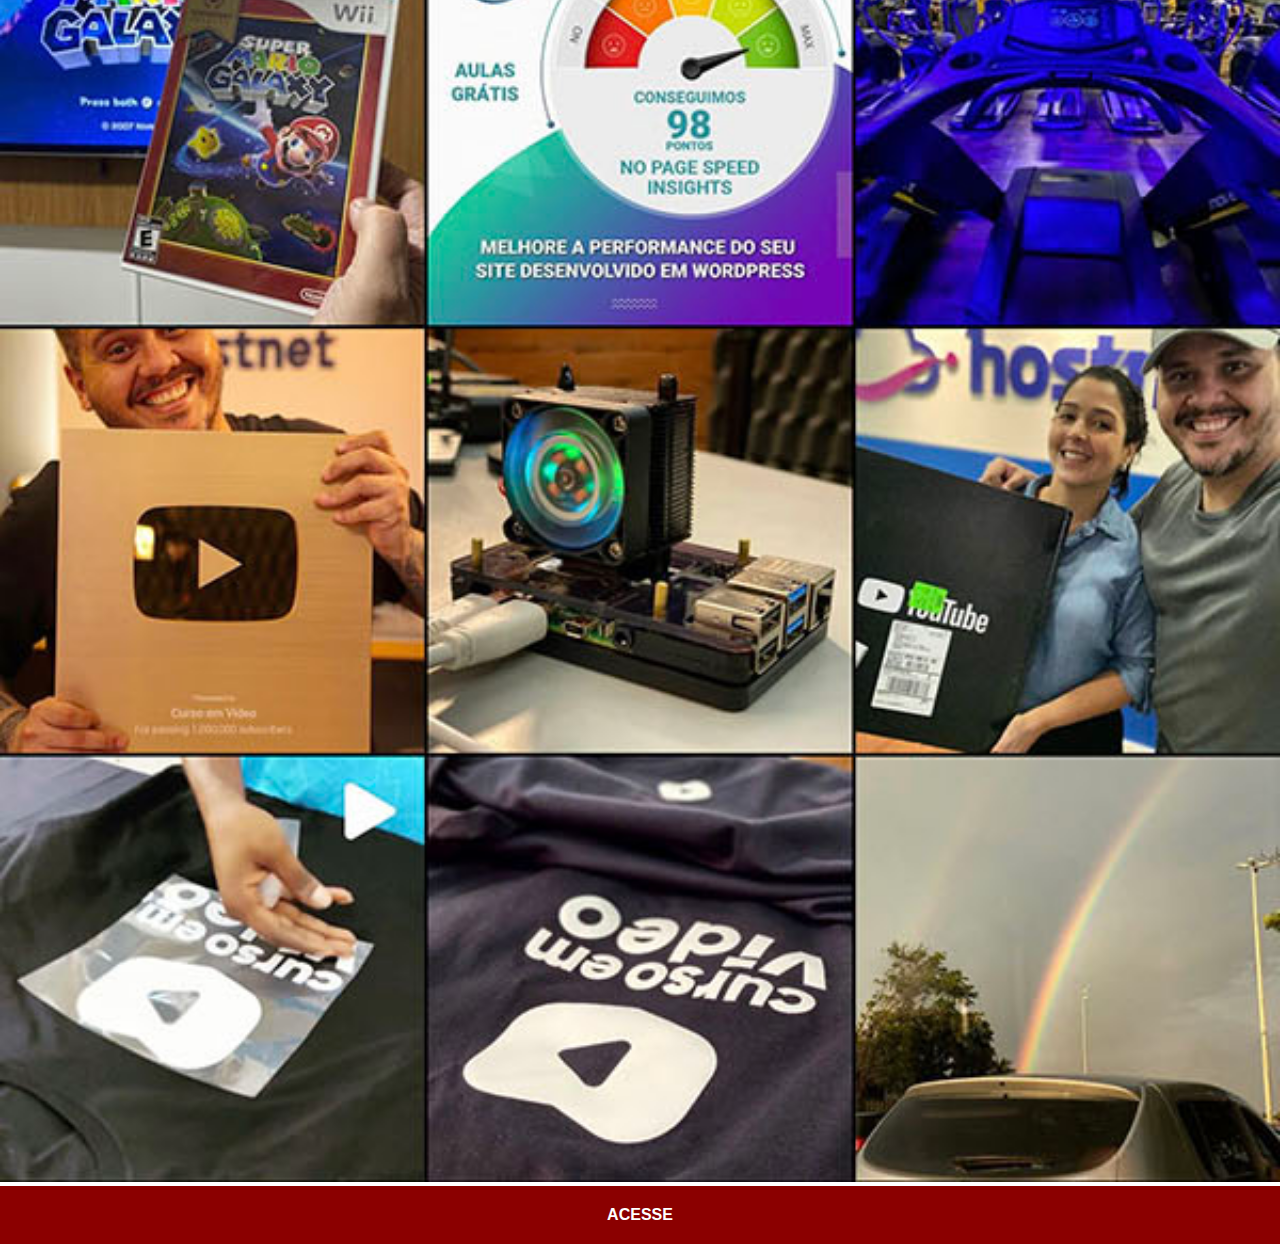
<file: paginas/instagram.html>
<!DOCTYPE html>
<html lang="pt-br">
<head>
    <meta charset="UTF-8">
    <meta name="viewport" content="width=device-width, initial-scale=1.0">
    <title>YouTube</title>
    <link rel="stylesheet" href="../estilos/social.css">
</head>
<body>
    <img src="../imagens/tela-instagram.jpg" alt="Instagram">
    <a href="https://www.instagram.com/bmicaell_/#" target="_blank">ACESSE</a>
</body>
</html>
</file>
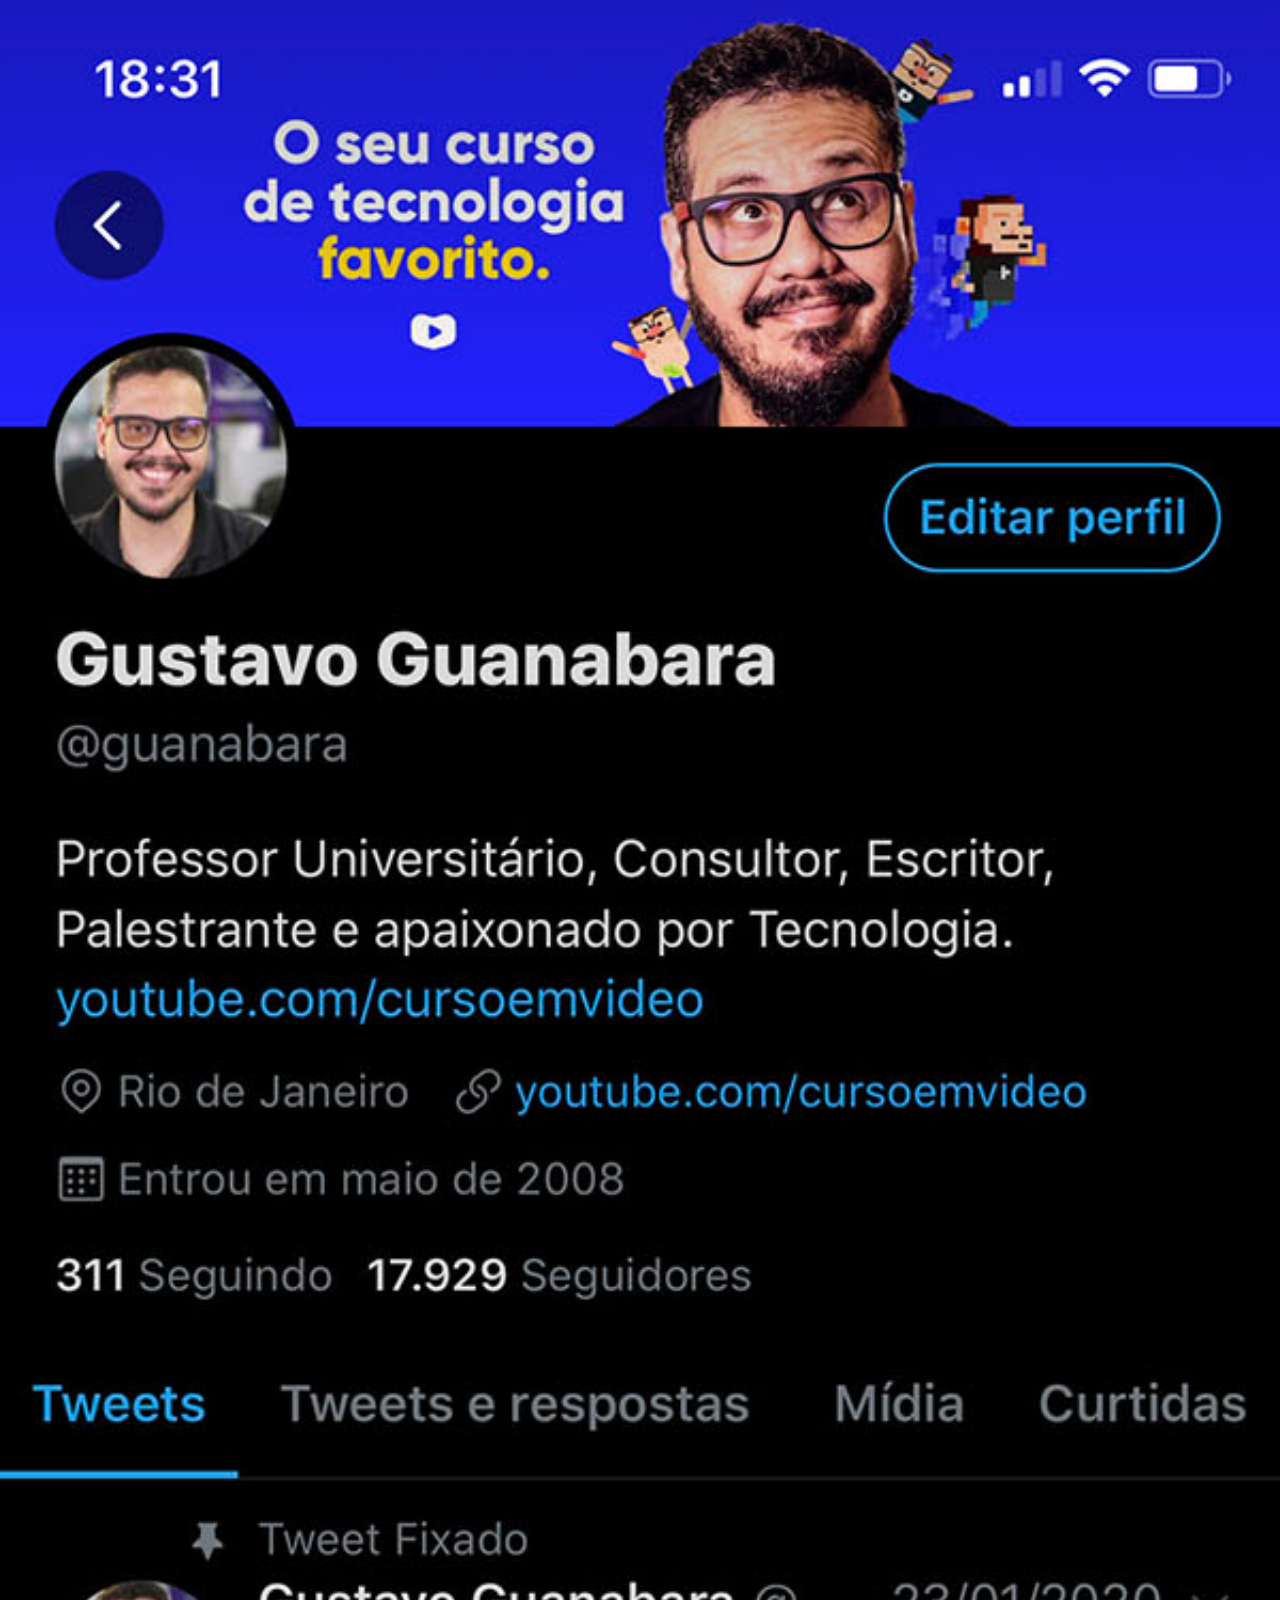
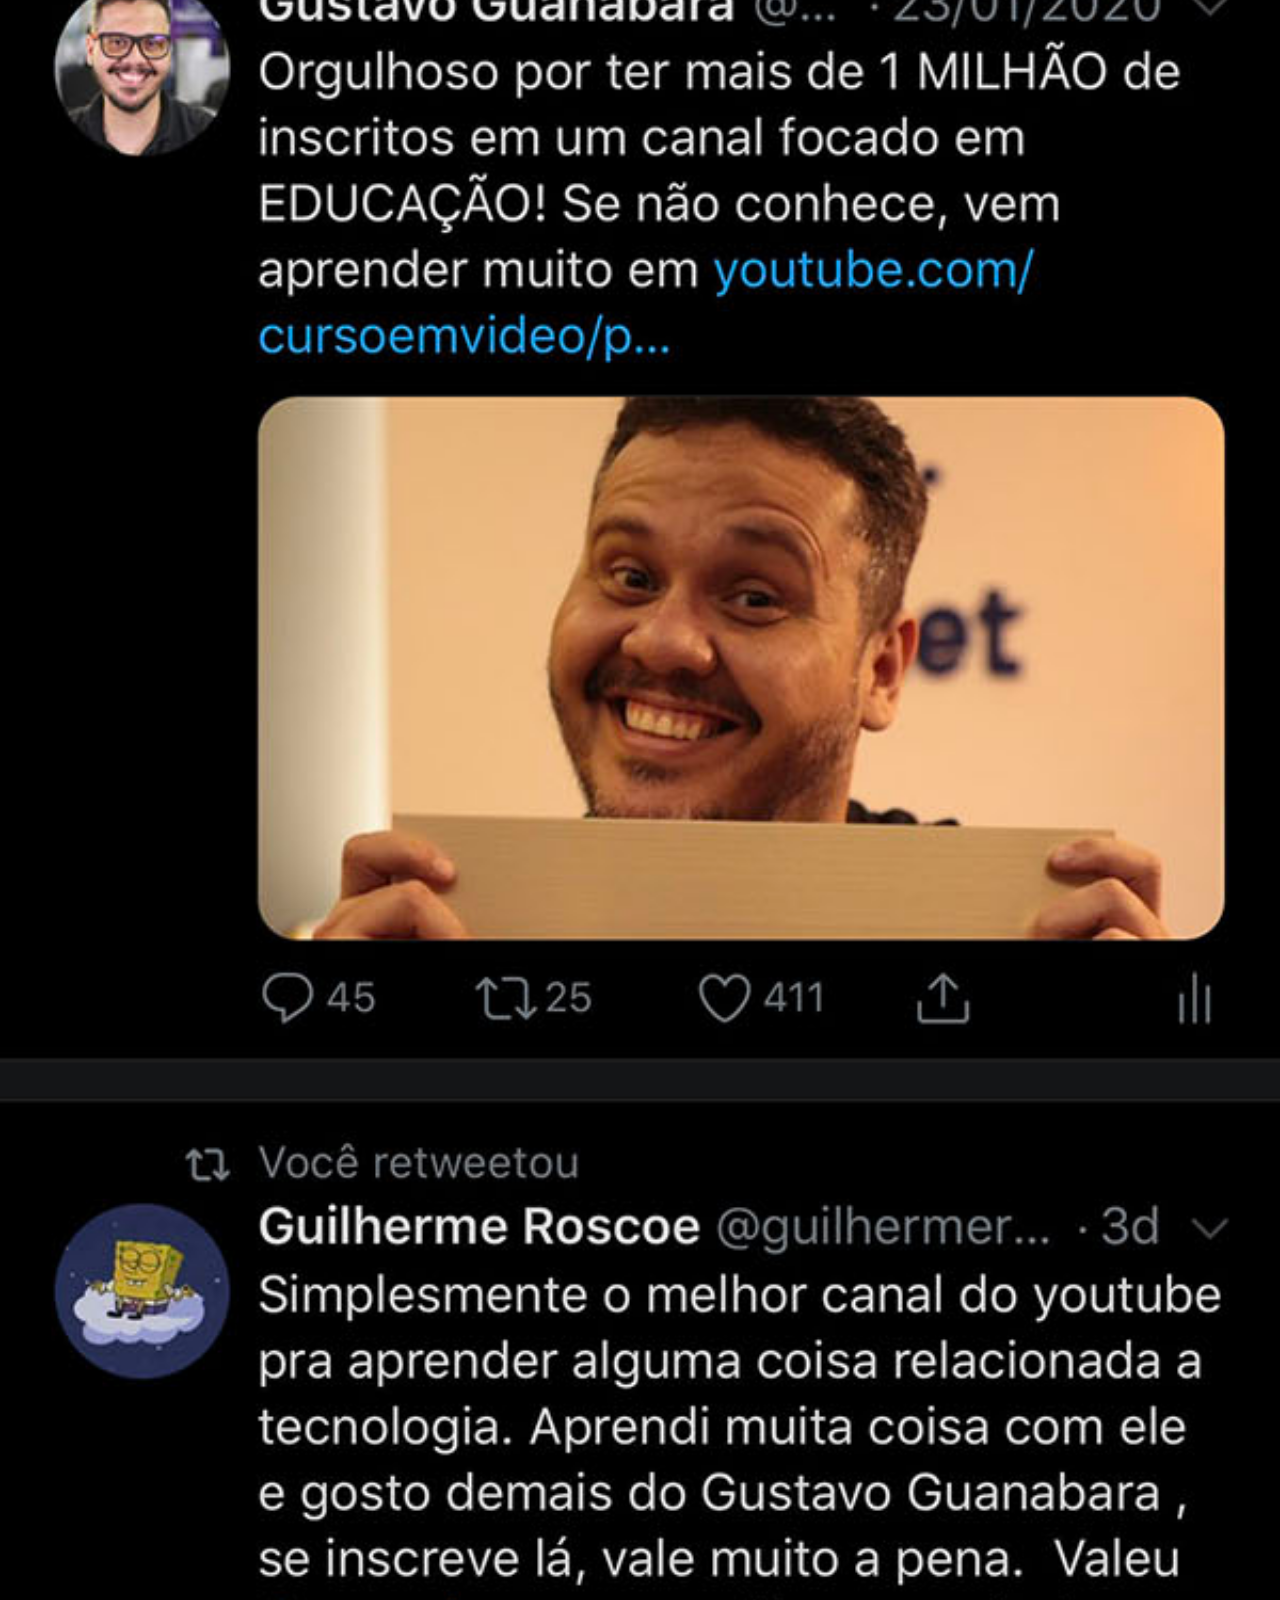
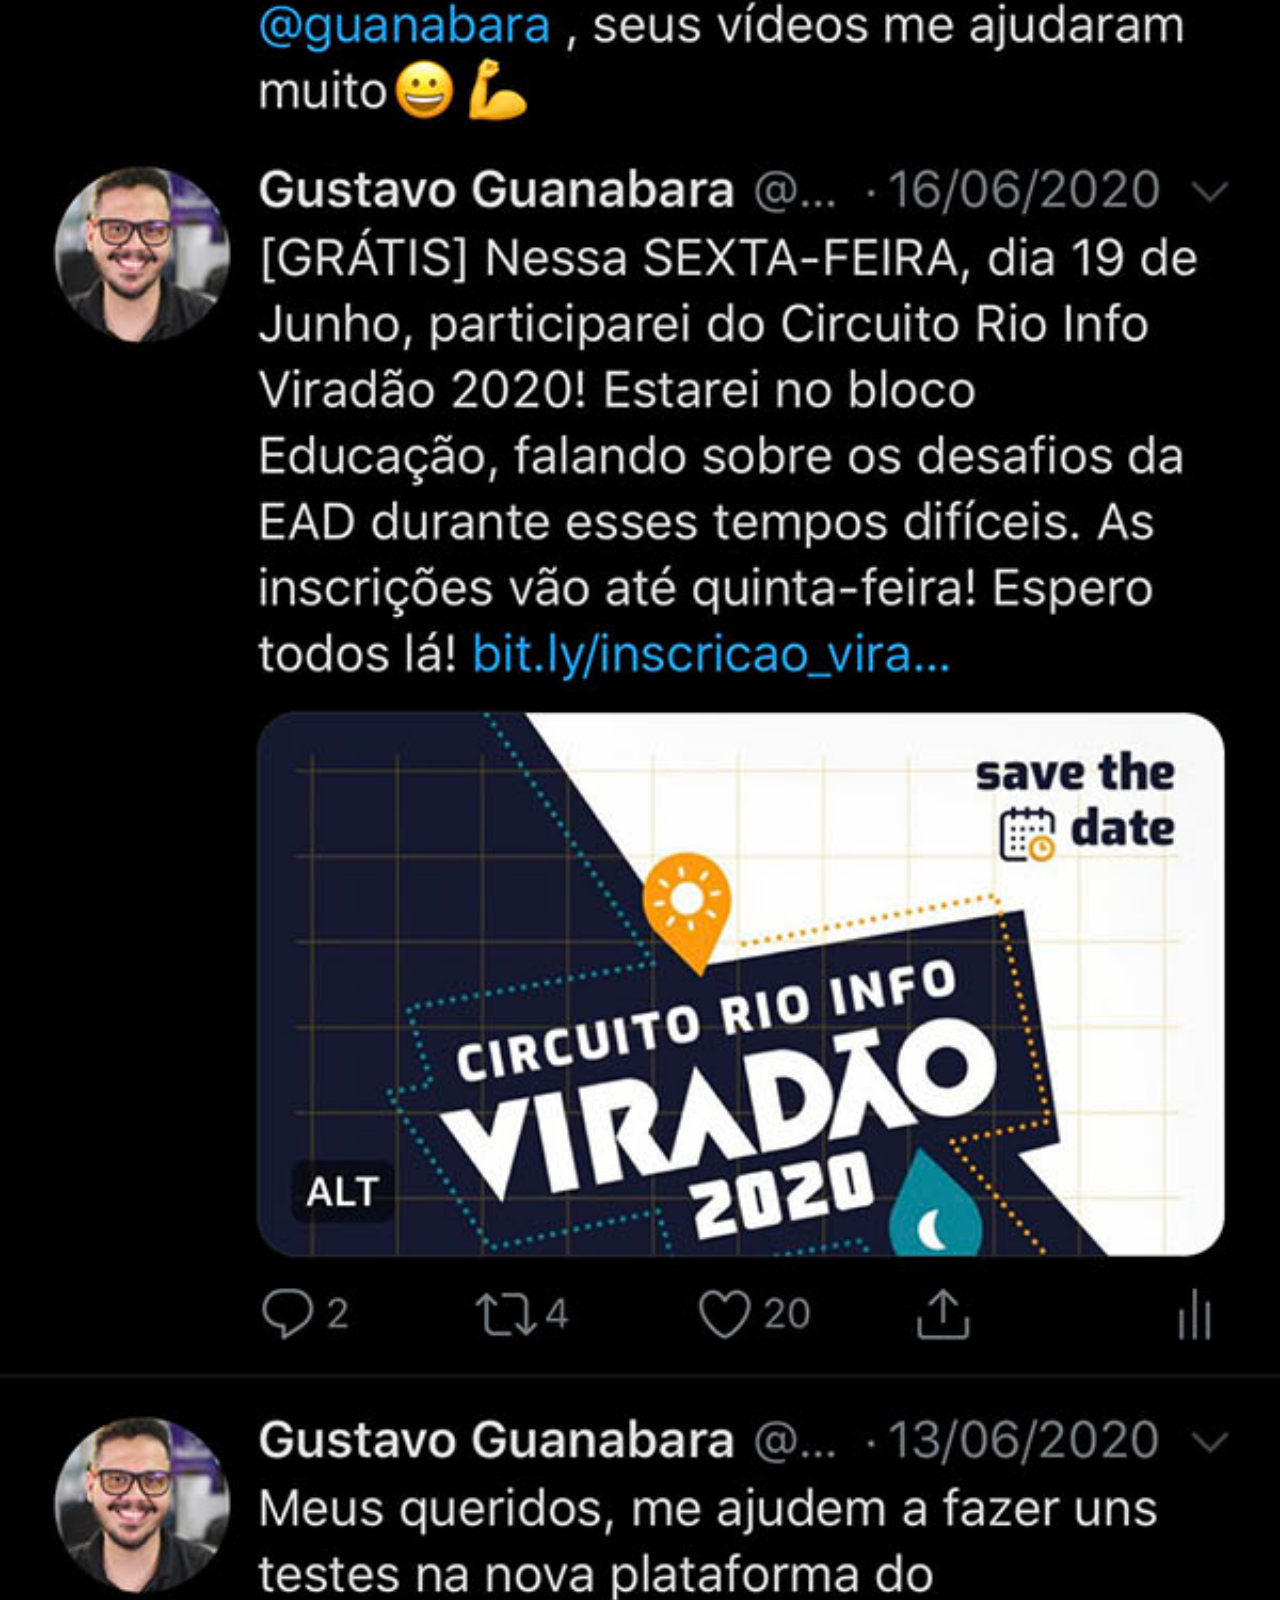
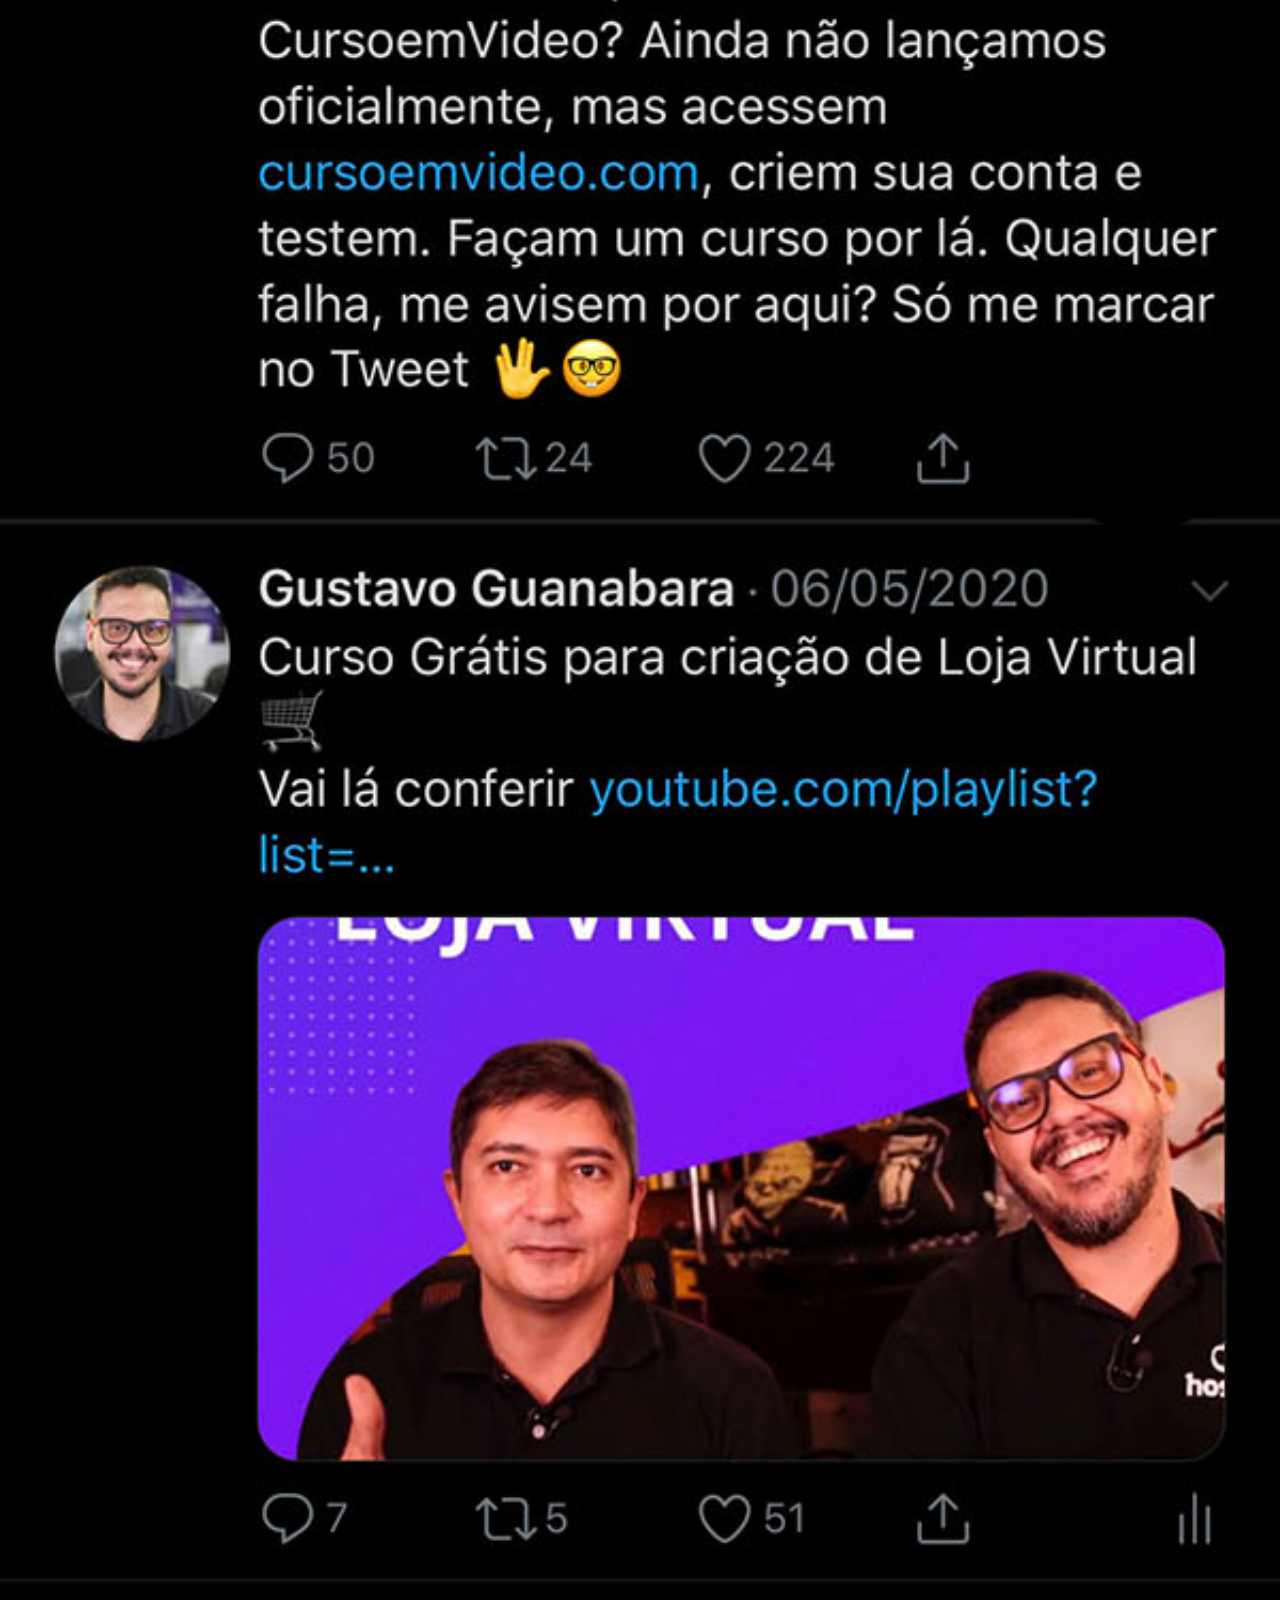
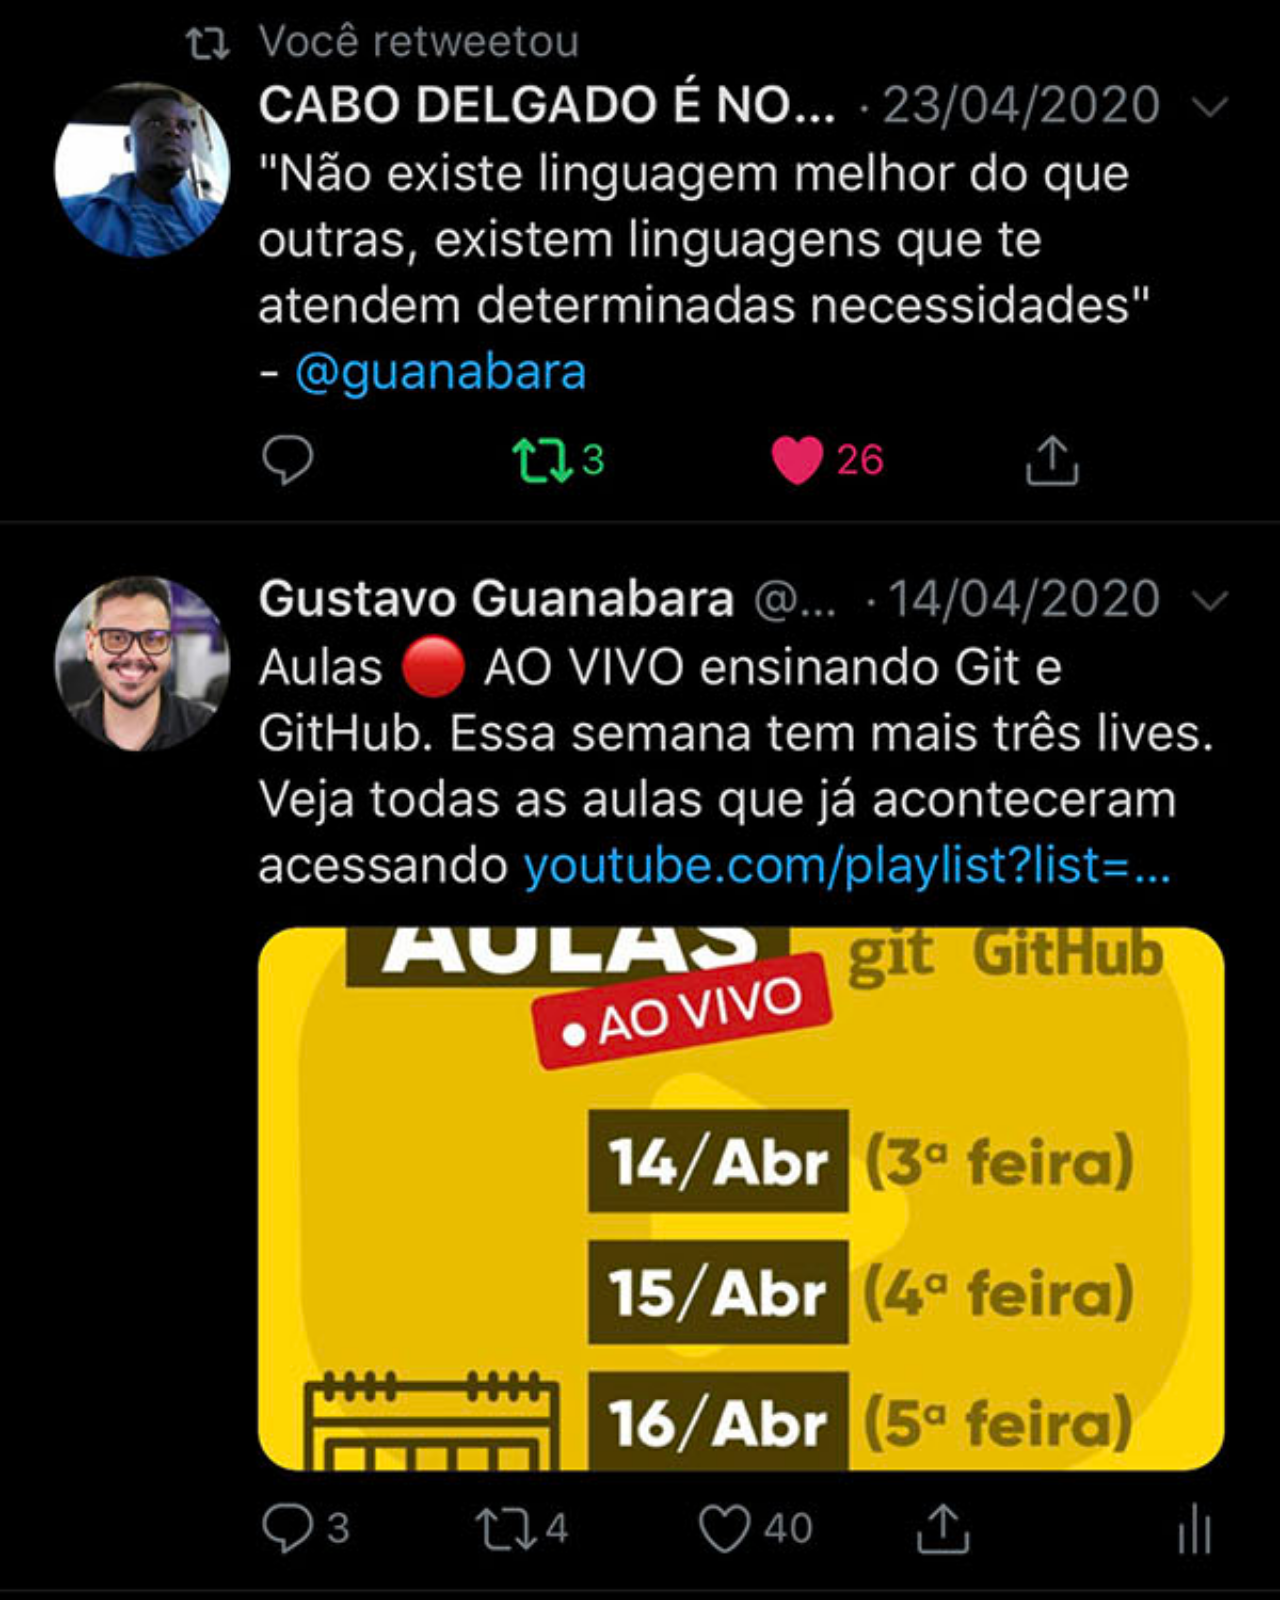
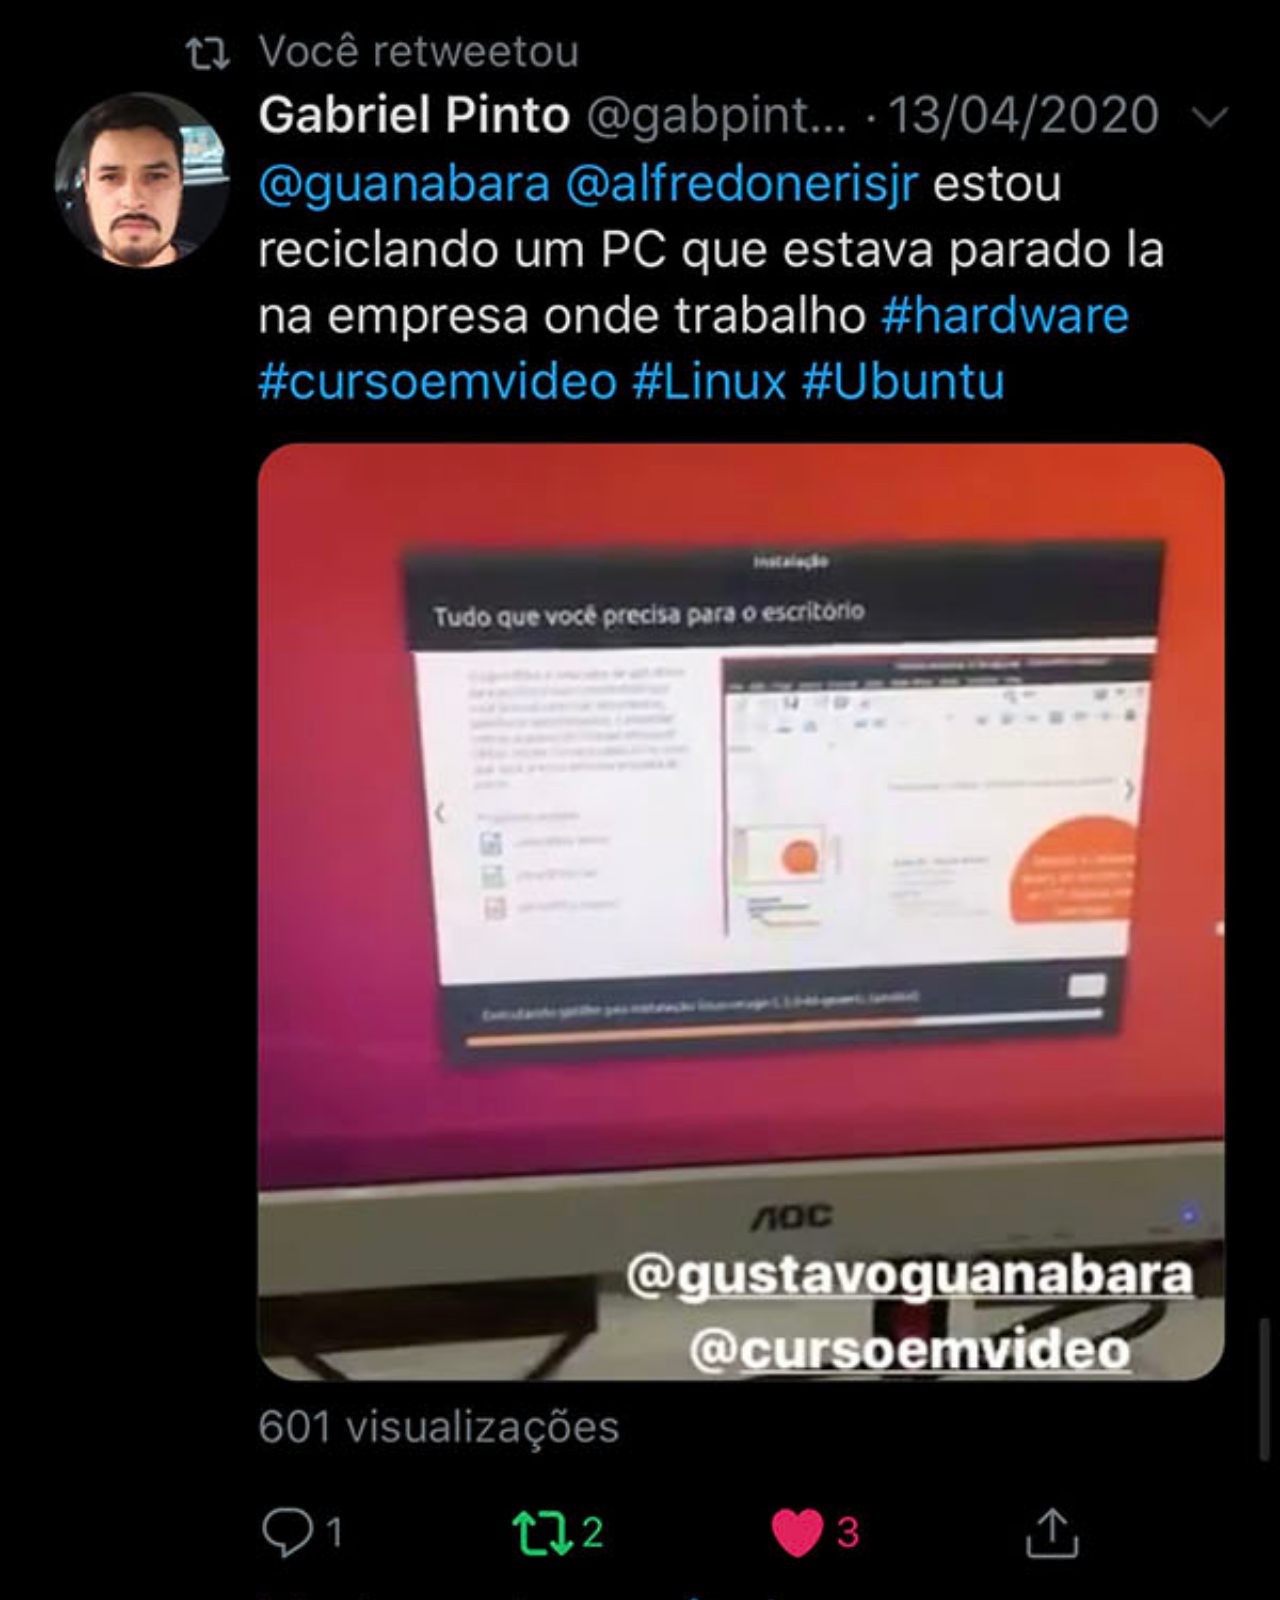
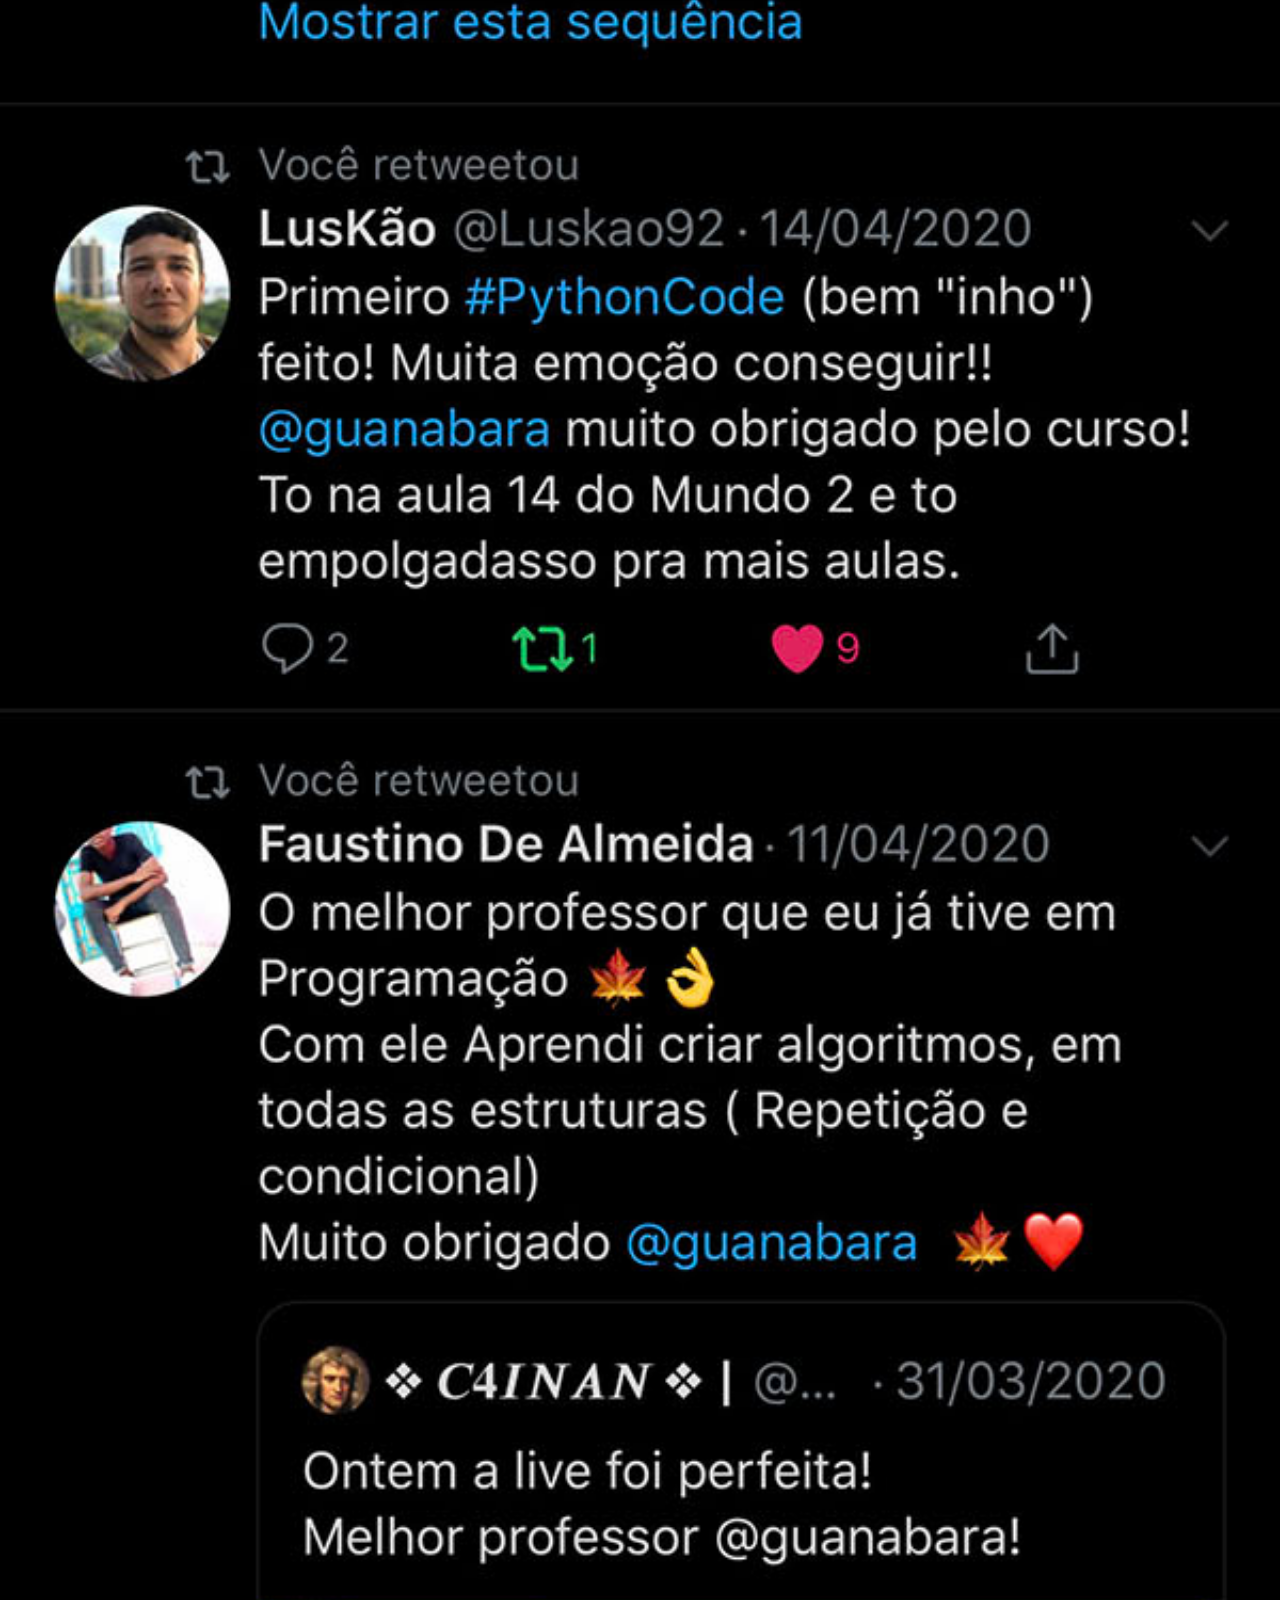
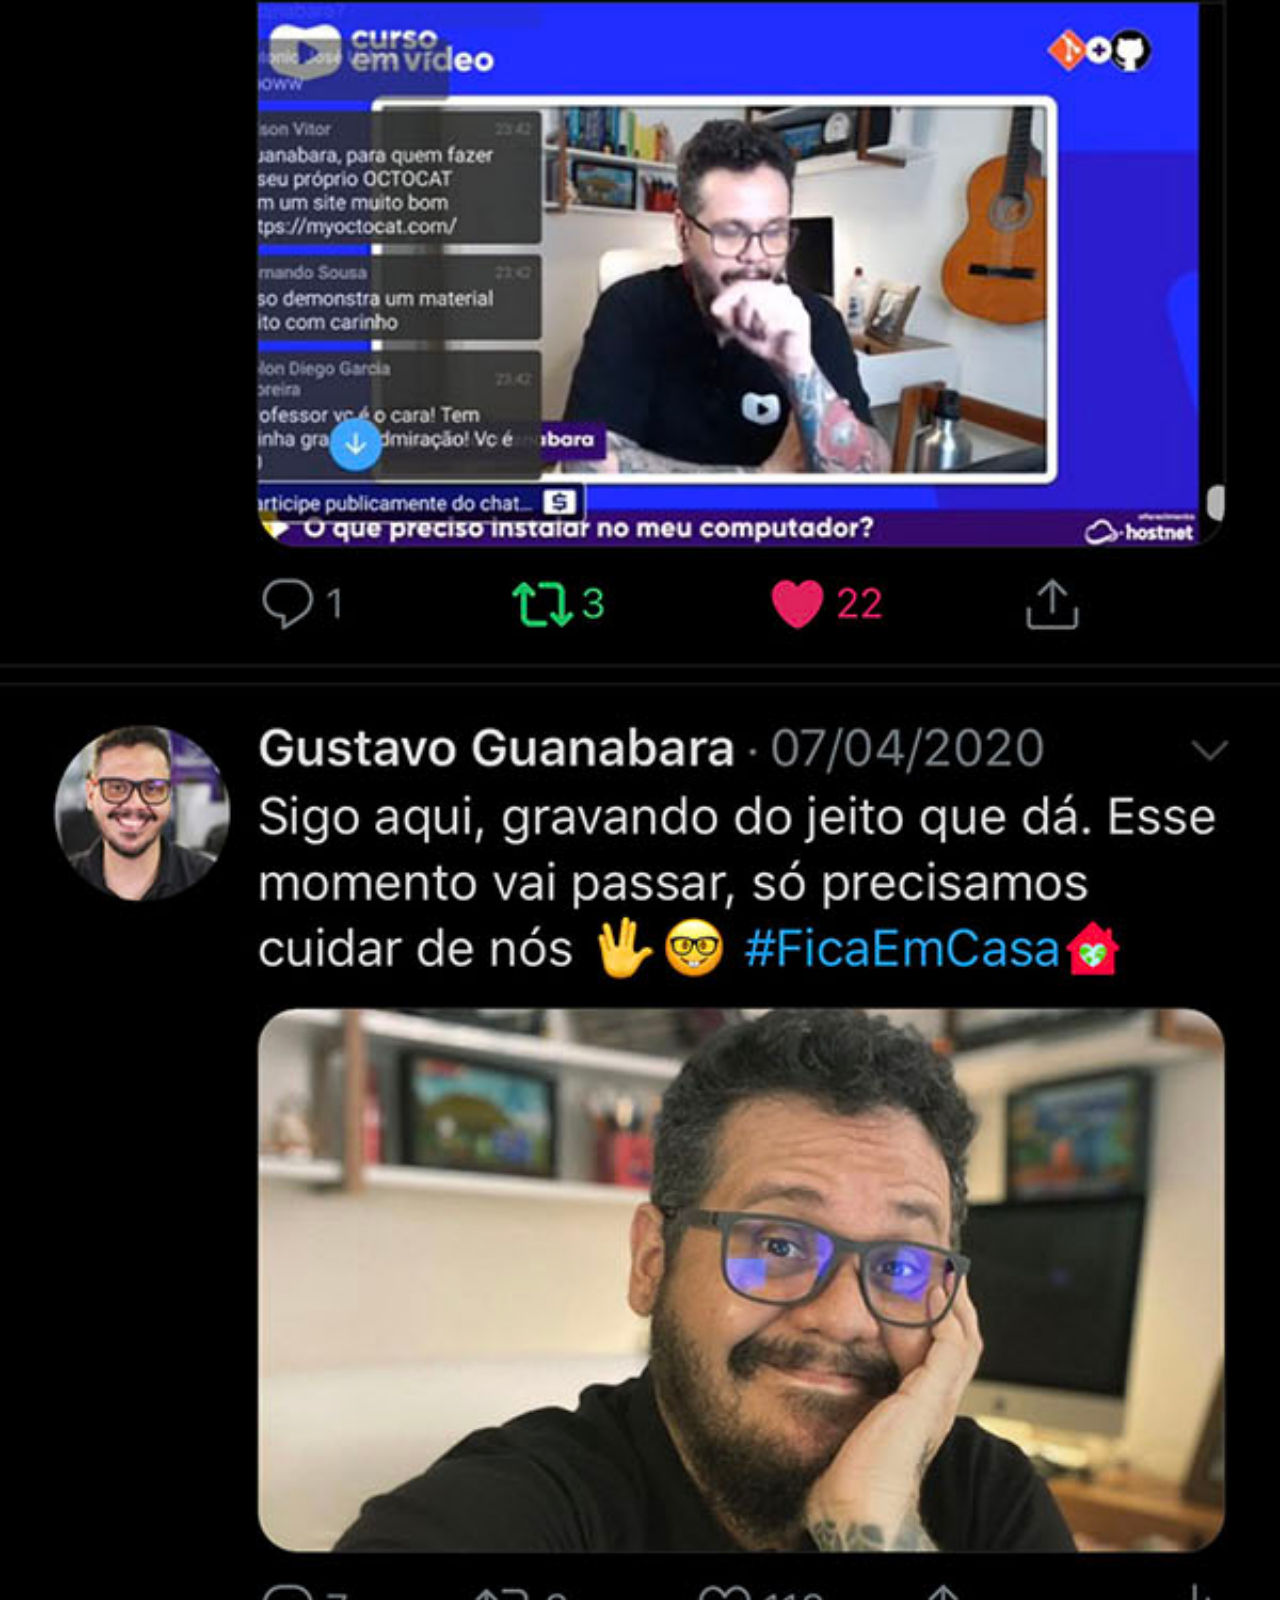
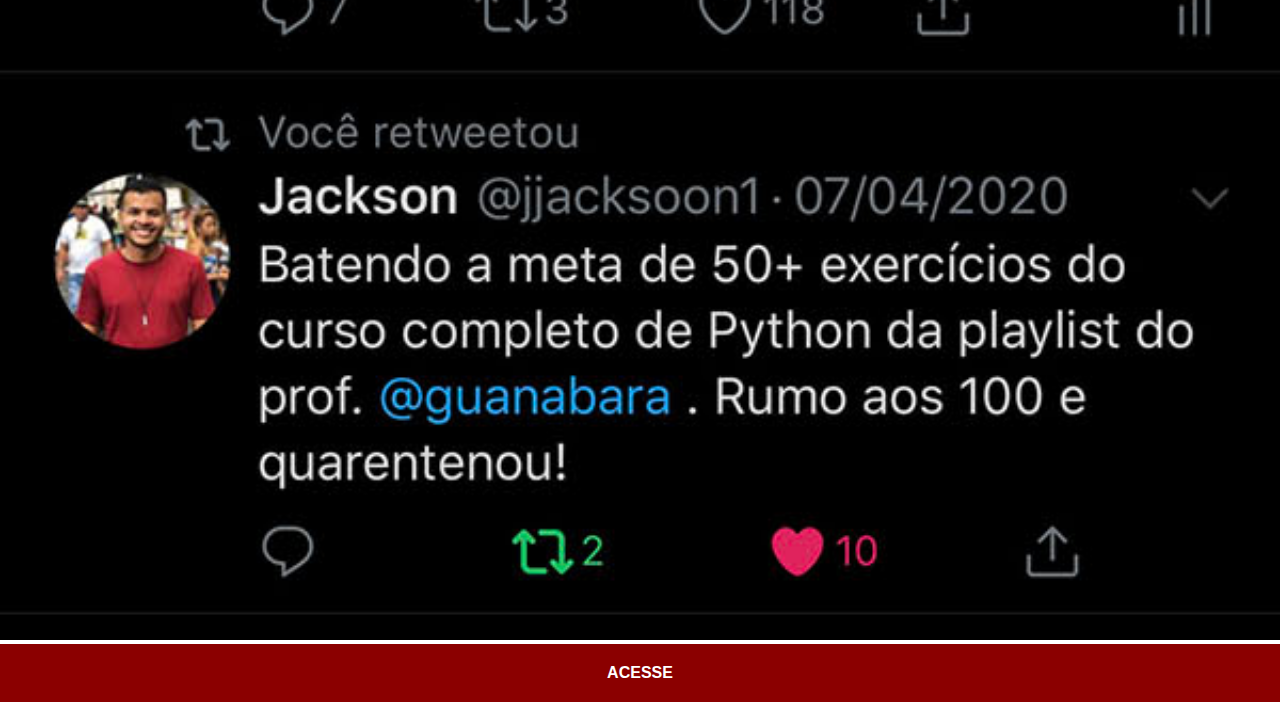
<file: paginas/twiter.html>
<!DOCTYPE html>
<html lang="pt-br">
<head>
    <meta charset="UTF-8">
    <meta name="viewport" content="width=device-width, initial-scale=1.0">
    <title>Twitter</title>
    <link rel="stylesheet" href="../estilos/social.css">
</head>
<body>
    <img src="../imagens/tela-twitter.jpg" alt="Twitter">
    <a href="https://x.com/?lang=pt" target="_blank">ACESSE</a>
</body>
</html>
</file>
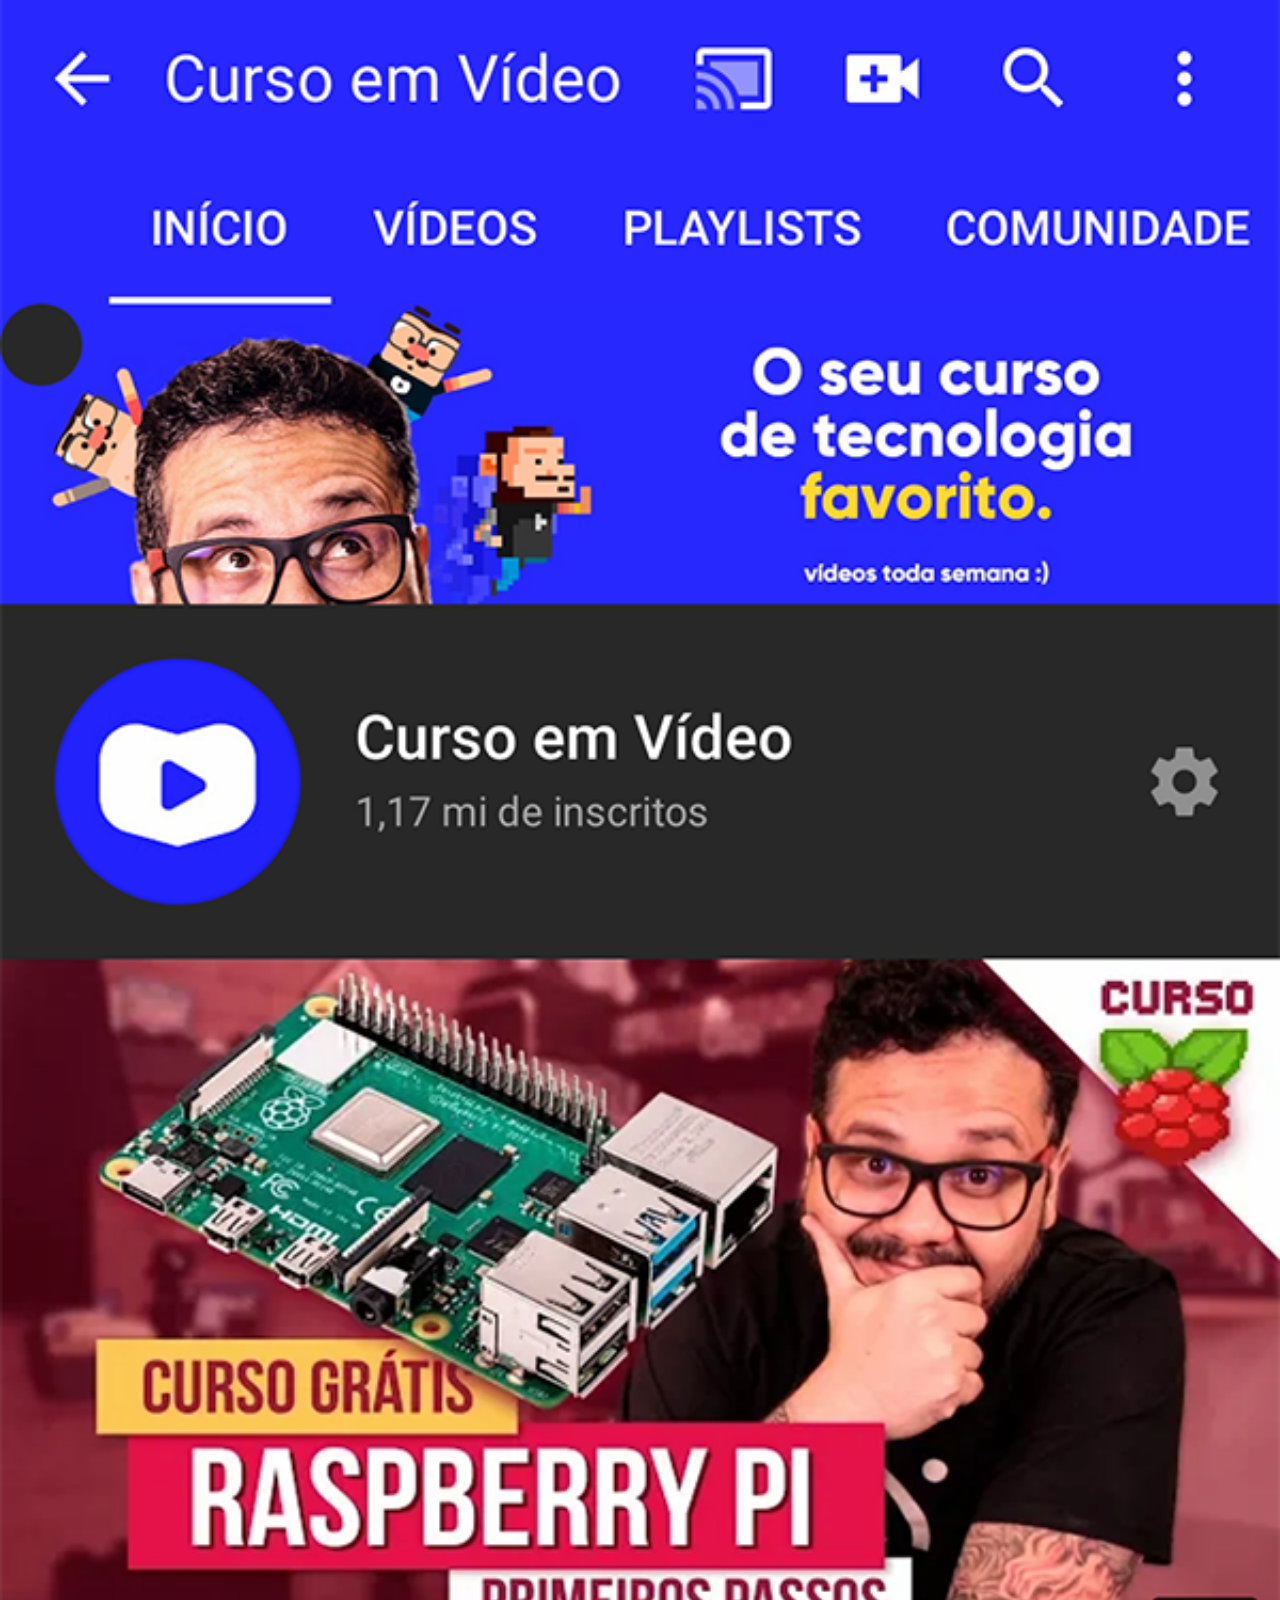
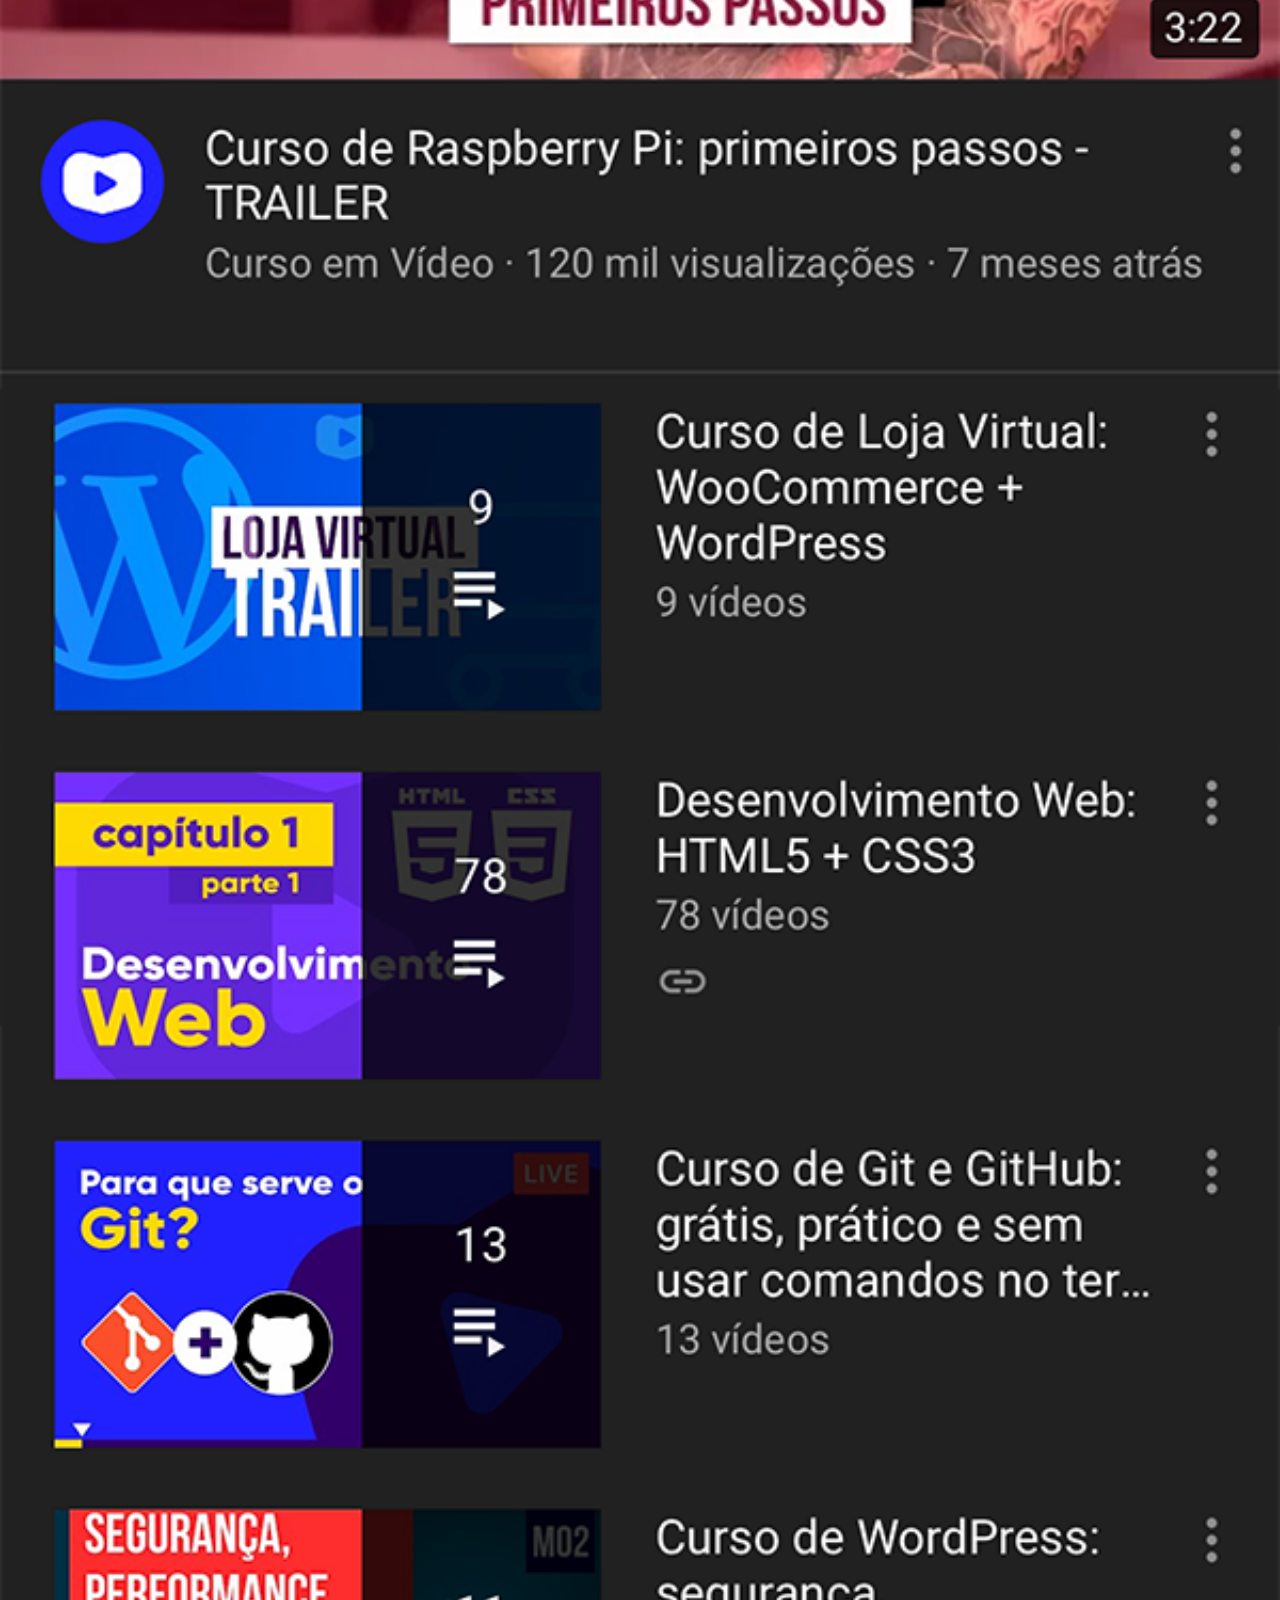
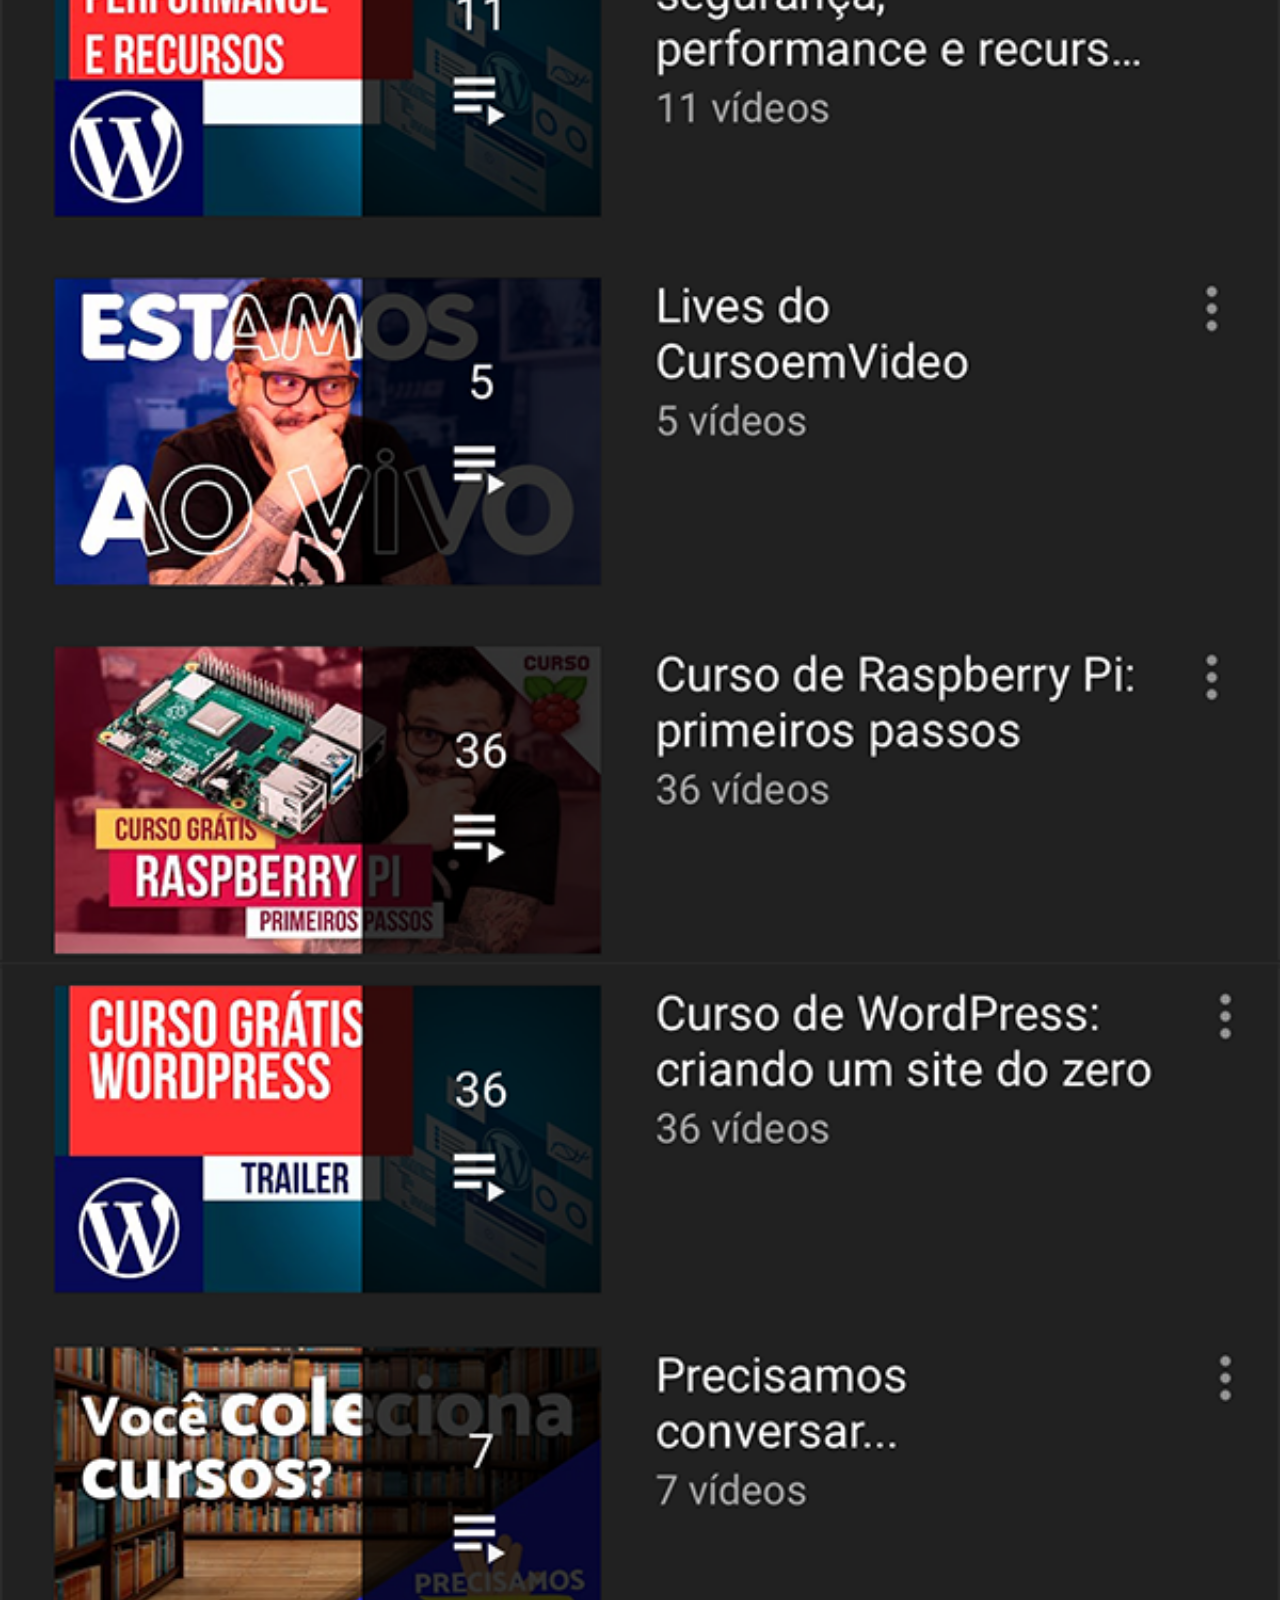
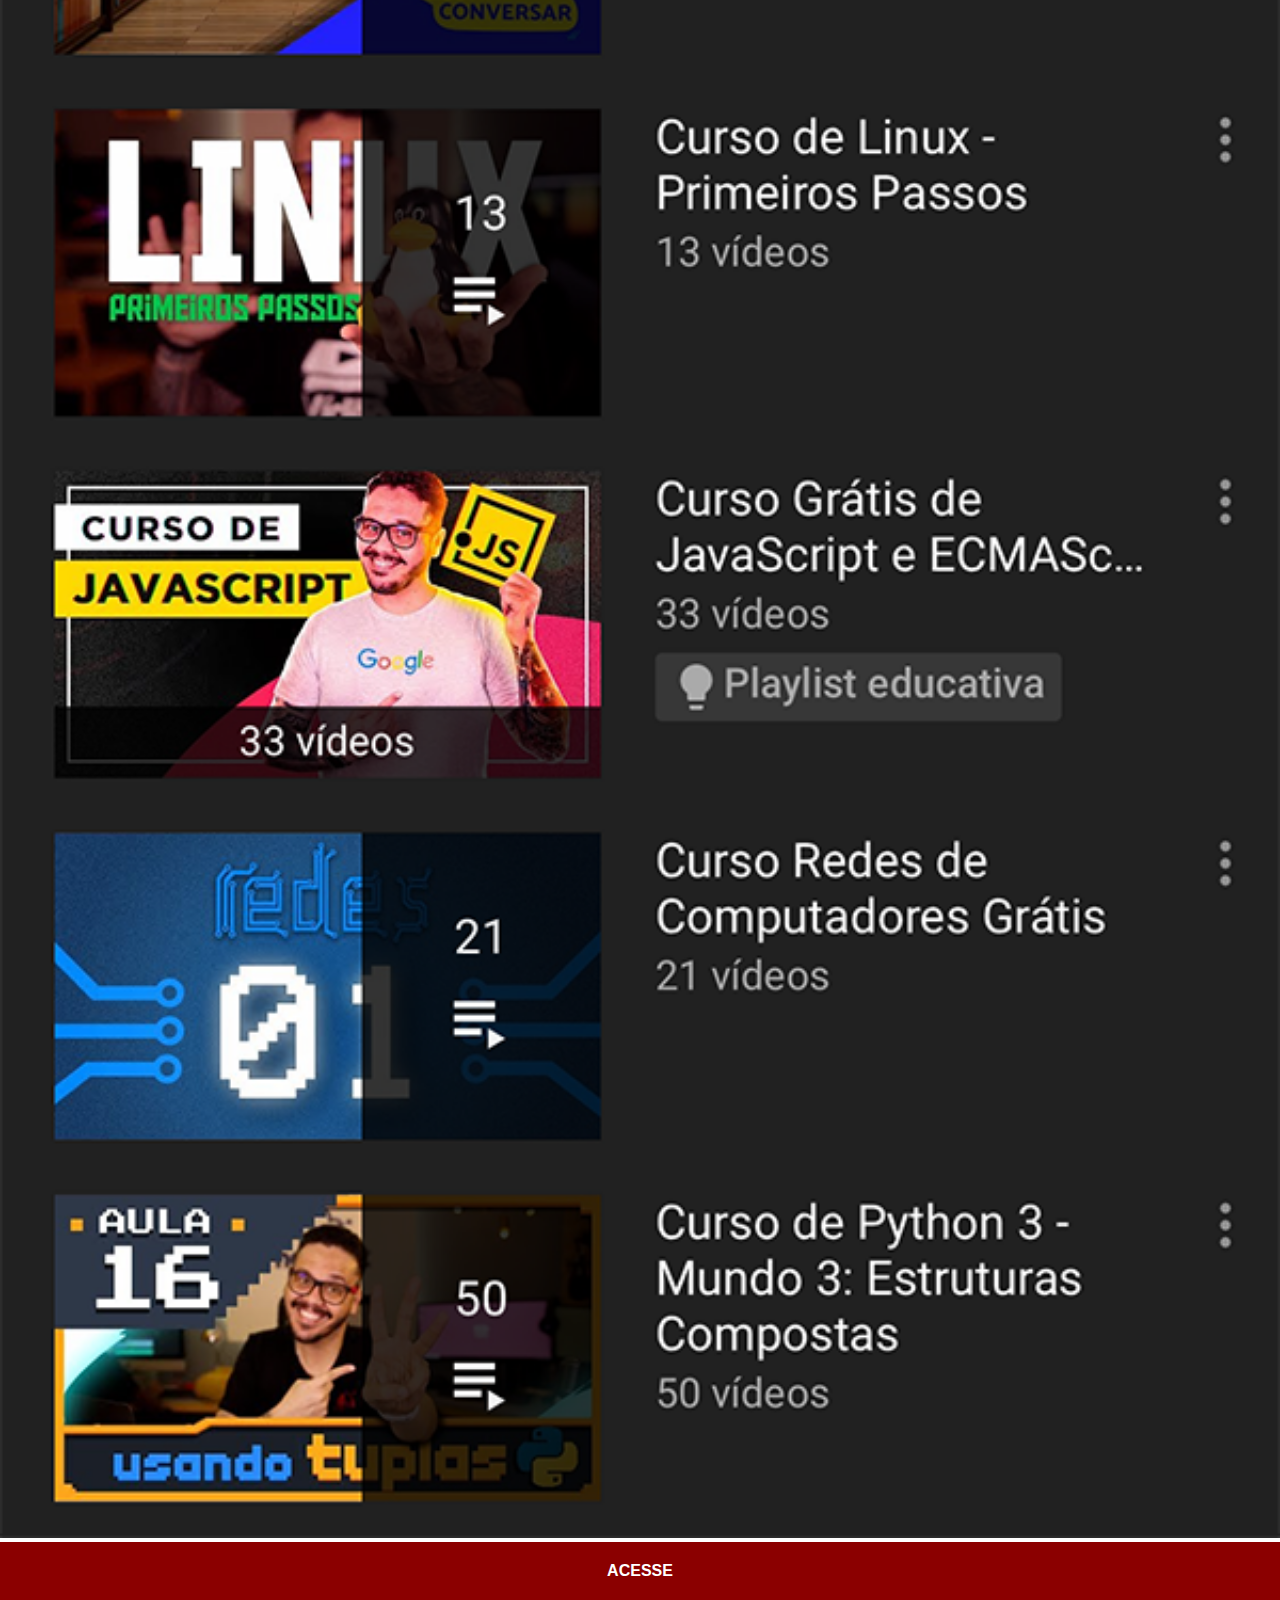
<file: paginas/youtube.html>
<!DOCTYPE html>
<html lang="pt-br">
<head>
    <meta charset="UTF-8">
    <meta name="viewport" content="width=device-width, initial-scale=1.0">
    <title>Youtube</title>
    <link rel="stylesheet" href="../estilos/social.css">
</head>
<body>
    <img src="../imagens/tela-youtube.png" alt="YouTube">
    <a href="https://www.youtube.com/c/CursoemV%C3%ADdeo" target="_blank">ACESSE</a>
</body>
</html>
</file>
<file: estilos/style.css>
@charset "UTF-8";


* {
    margin: 0px;
    padding: 0px;
    font-family: Arial, Helvetica, sans-serif;
}

html, body {
    height: 100vh;
    width: 100vw;
    background-color: black;
}
body {
    background: url('../imagens/fundo-madeira.jpg') no-repeat top center;
    background-size: cover;
    background-attachment: fixed;
}

main {
    position: relative;
    height: 100vh;
    
}

section#telefone {
    position: absolute;
    top: 50%;
    left: 50%;
    transform: translate(-50%, -50%);

    height: 627px;
    width: 311px;
    background-color: blue;
    background: url('../imagens/frame-iphone.png') no-repeat;
}

iframe#tela {
    position: relative;
    top: 80px;
    left: 22px;

    width: 267px;
    height: 471px;
}

section#redes-sociais{
    text-align: right;
}

section#redes-sociais img{
    width: 50px;
    
    margin: 10px;

    border-radius: 50%;

    box-shadow: 2px 2px 5px rgba(0, 0, 0, 0.400);
    box-sizing: border-box;
}

section#redes-sociais img:hover {
    border: 2px solid rgba(255, 255, 255, 0.637);

    transform: translate(-3px, -3px);
    transition: transform 0.4s, border 0.4s;

    box-shadow: 5px 5px 10px rgba(0, 0, 0, 0.607);

}
</file>
<file: estilos/social.css>
@charset "UTF-8";
* {
    margin: 0px;
    padding: 0px;
    font-family: Arial, Helvetica, sans-serif;
}

::-webkit-scrollbar {
    width: 0px;
    height: 0px;
}

img {
    width: 100vw;
}

a:hover {
    background-color: red;
}
a {
    display: block;

    background-color: darkred;

    padding: 20px;

    color: white;
    text-align: center;
    text-decoration: none;
    font-weight: bolder;
}
</file>
